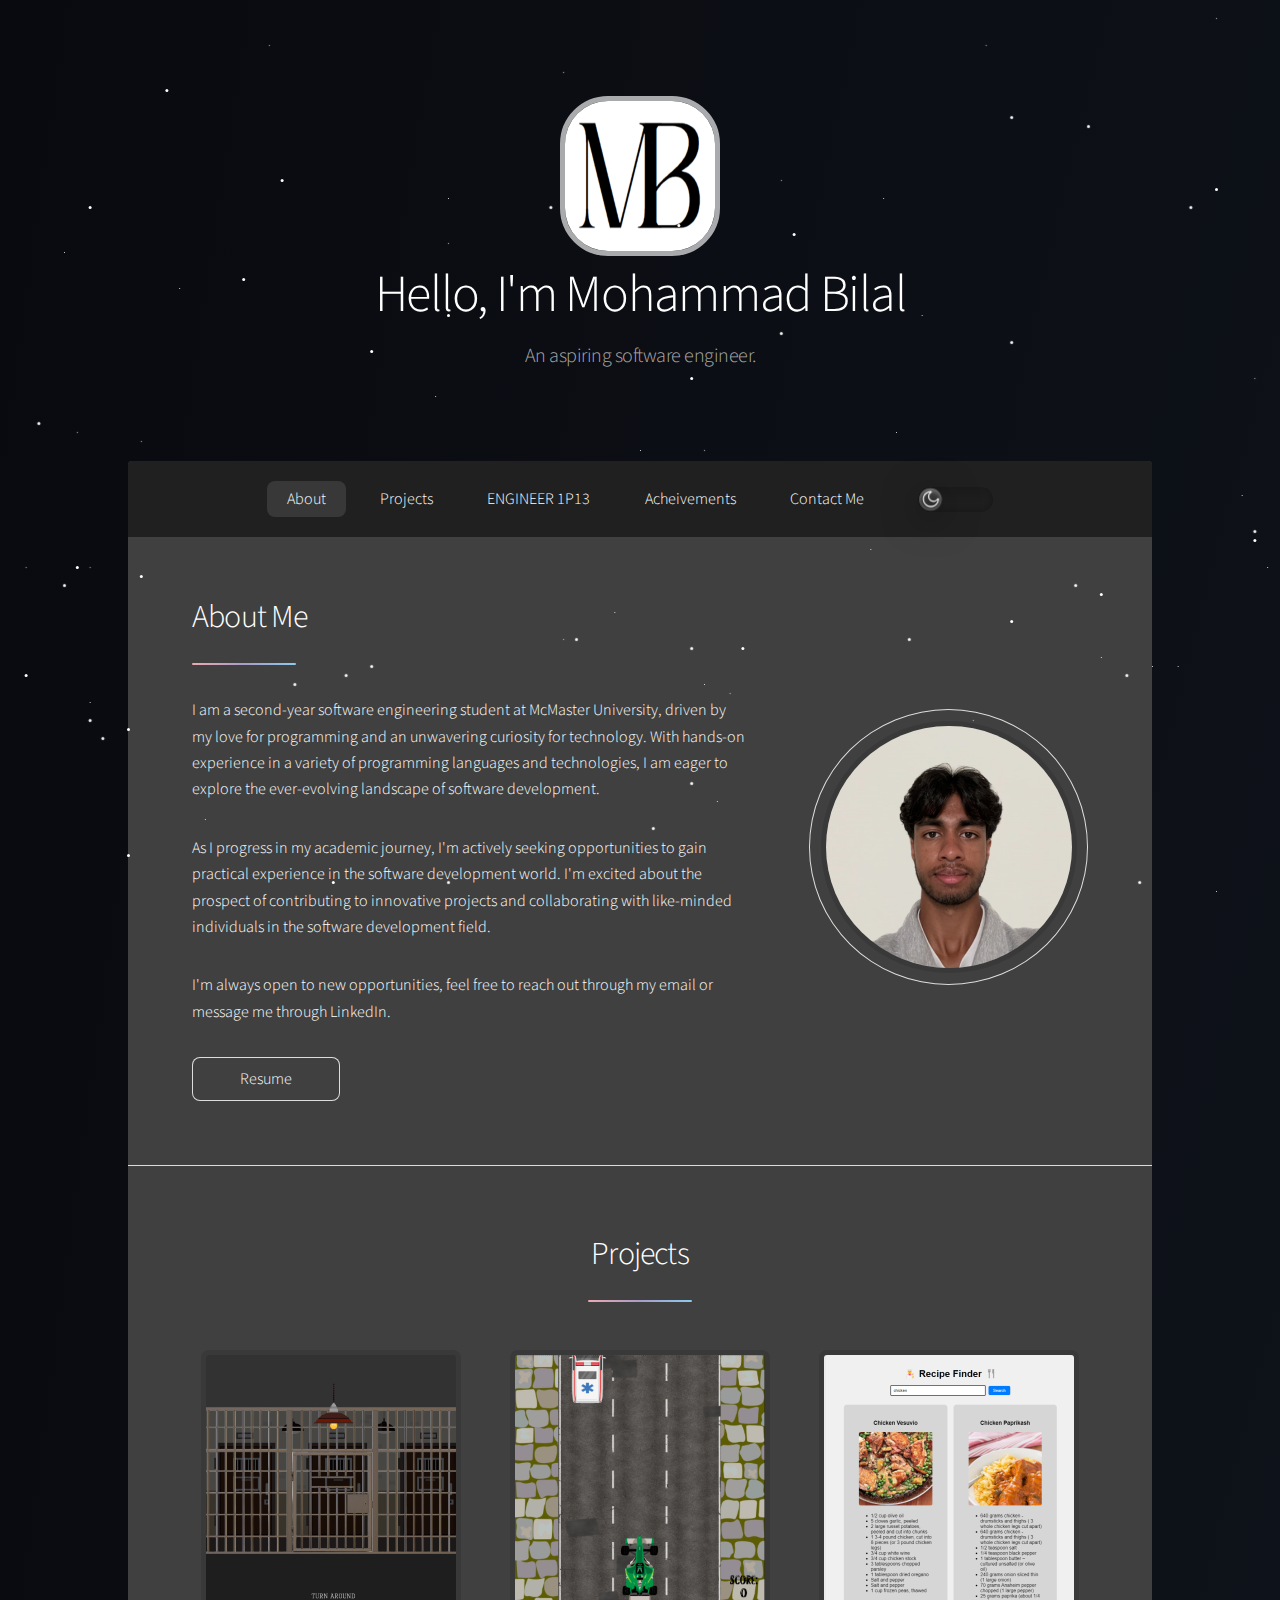
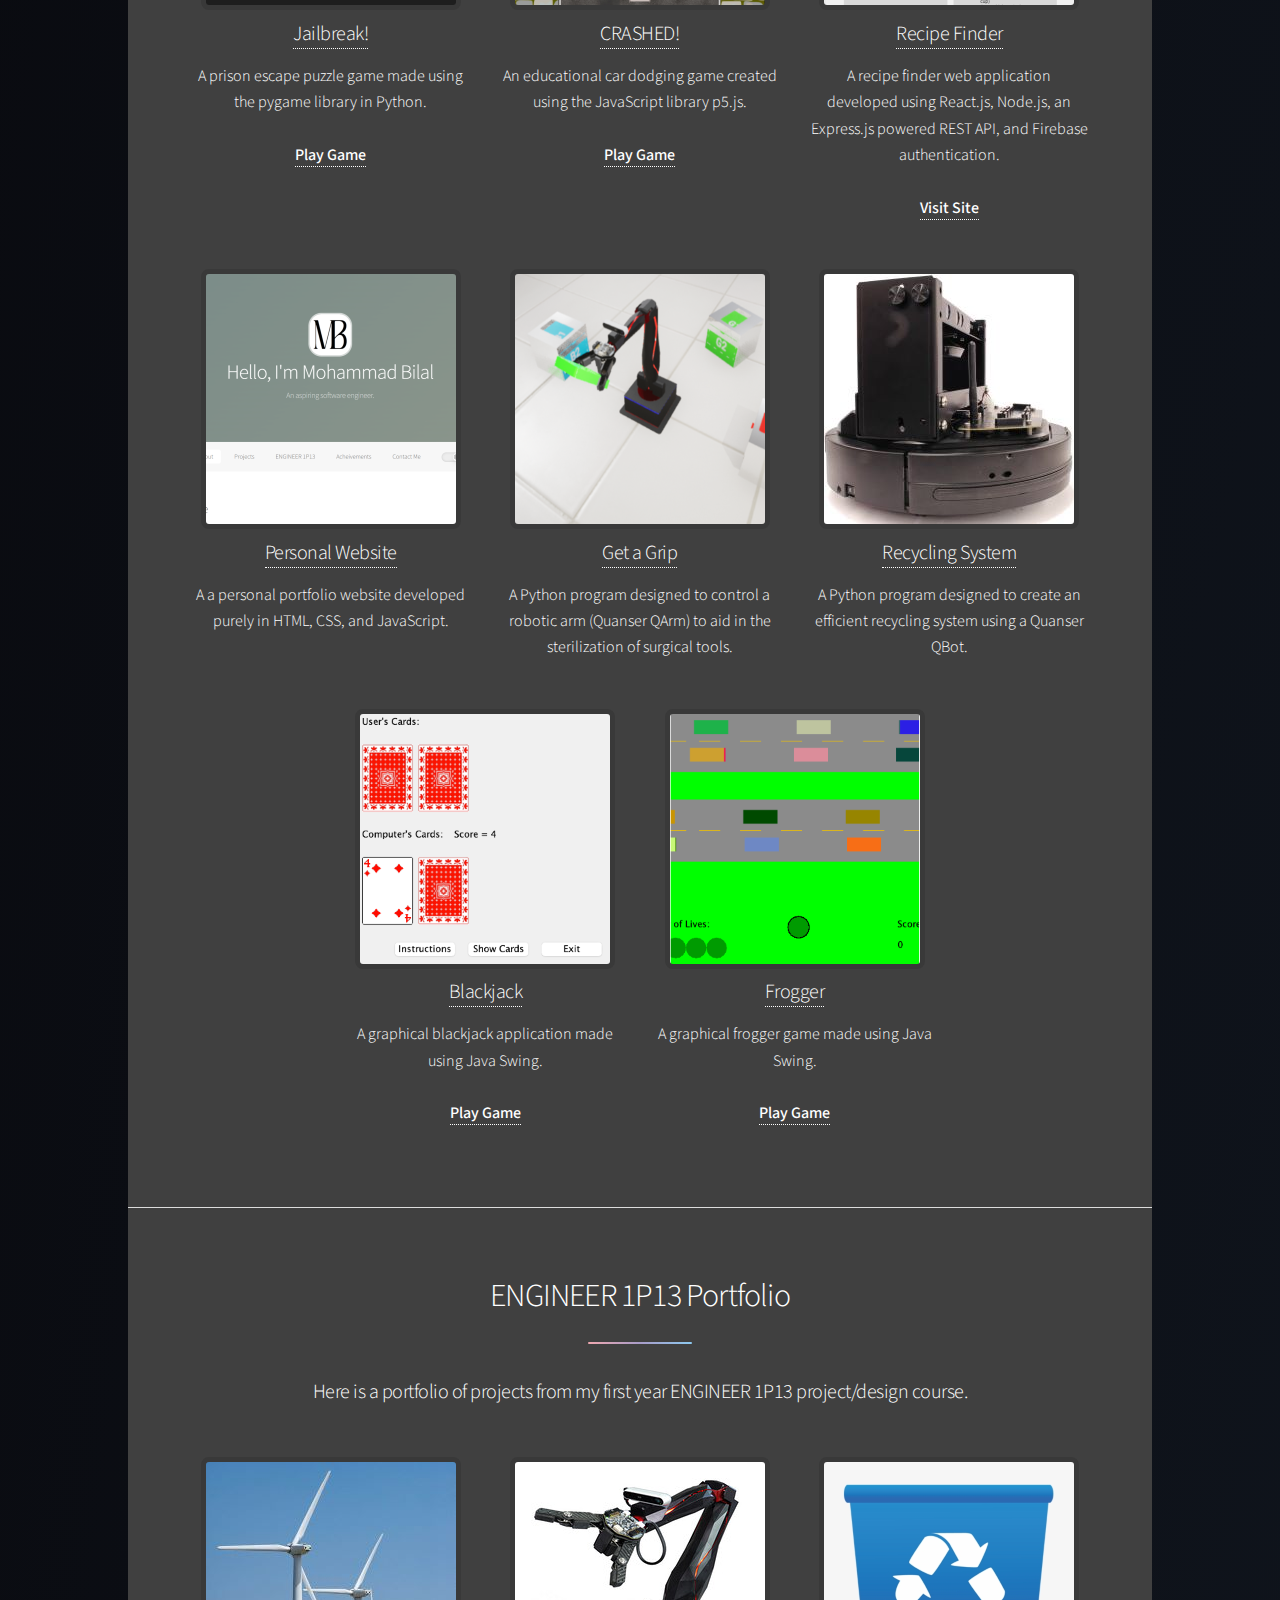
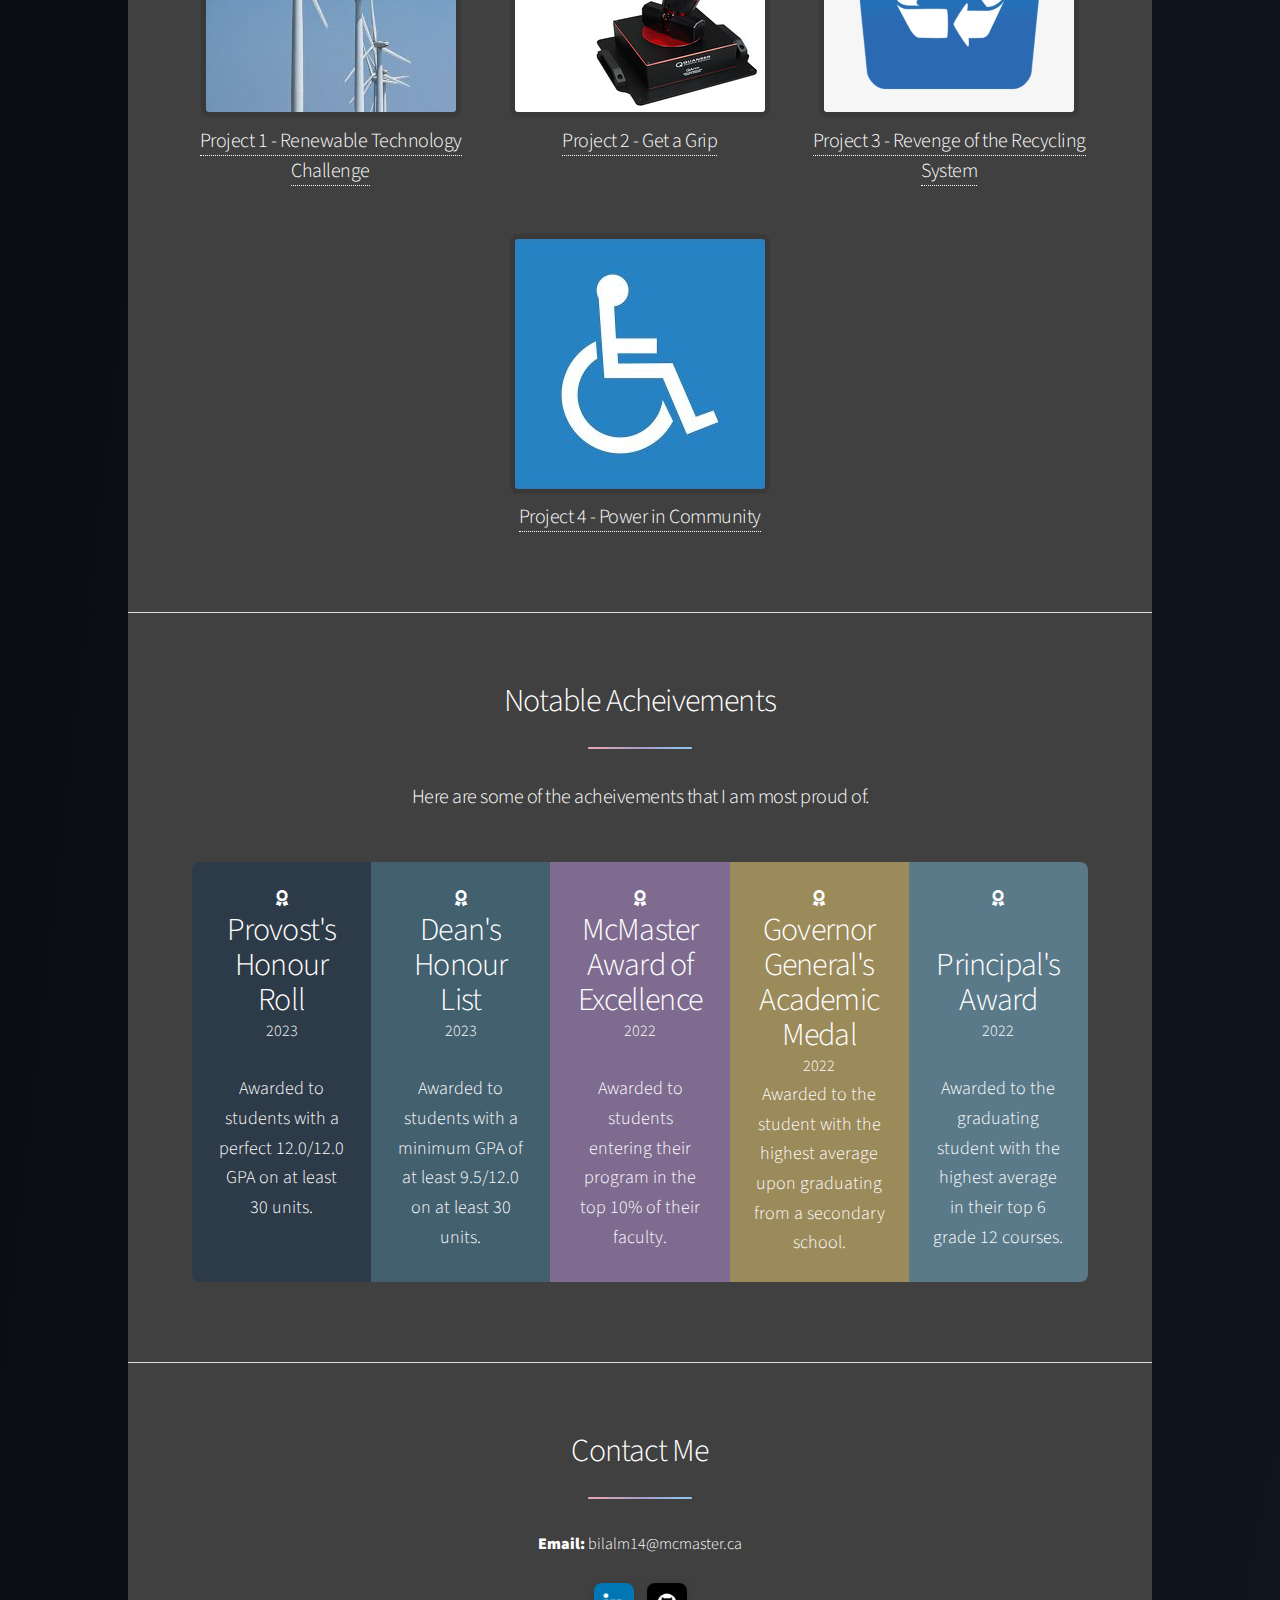
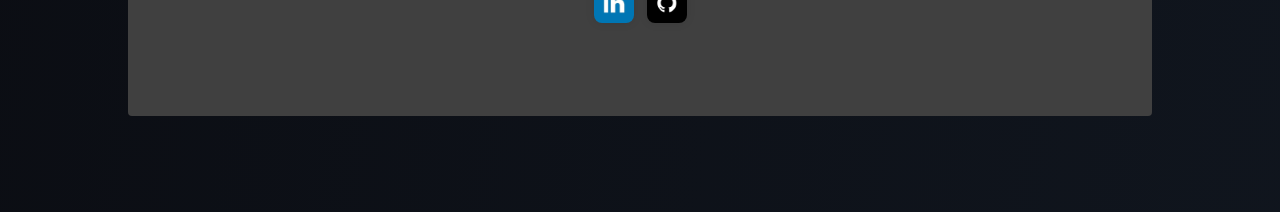
<file: index.html>
<!DOCTYPE HTML>
<html>
	<head>
		<link rel="icon" href = "images/initials.png"></link>
		<title>Mohammad Bilal</title>
		<meta charset="utf-8" />
		<meta name="viewport" content="width=device-width, initial-scale=1, user-scalable=no" />
		<link id="theme" rel="stylesheet" href="assets/css/main.css" />
		<noscript><link rel="stylesheet" href="assets/css/noscript.css" /></noscript>
	</head>
	<body>
		<div class="stars"></div>
		<!-- Wrapper -->
			<div id="wrapper">
				<!-- Header -->
					<header id="header" class="alt">
						<style>
							img{
								border-radius: 30%;
								border: 5px solid;
							}
						</style>
						<span class="img"><img src="images/initials.png" alt="" /></span>
						<h1>Hello, I'm Mohammad Bilal</h1>
						<p>An aspiring software engineer.</p>
					</header>

				<!-- Nav -->
					<nav id="nav">
						<ul>
							<li><a href="#intro" class="active">About</a></li>
							<li><a href="#projects">Projects</a></li>
							<li><a href="#1p13">ENGINEER 1P13</a></li>
							<li><a href="#acheivements">Acheivements</a></li>
							<li><a href="#contact">Contact Me</a></li>
							<li><b><div id="toggle">
								<i class="indicator">
									<svg class="moon" width="30px" height="30px" viewBox="0 0 24 24" fill="none" xmlns="http://www.w3.org/2000/svg">
										<g id="SVGRepo_bgCarrier" stroke-width="0"/>
										<g id="SVGRepo_tracerCarrier" stroke-linecap="round" stroke-linejoin="round"/>
										<g id="SVGRepo_iconCarrier"> <path fill-rule="evenodd" clip-rule="evenodd" d="M11.0174 2.80157C6.37072 3.29221 2.75 7.22328 2.75 12C2.75 17.1086 6.89137 21.25 12 21.25C16.7767 21.25 20.7078 17.6293 21.1984 12.9826C19.8717 14.6669 17.8126 15.75 15.5 15.75C11.4959 15.75 8.25 12.5041 8.25 8.5C8.25 6.18738 9.33315 4.1283 11.0174 2.80157ZM1.25 12C1.25 6.06294 6.06294 1.25 12 1.25C12.7166 1.25 13.0754 1.82126 13.1368 2.27627C13.196 2.71398 13.0342 3.27065 12.531 3.57467C10.8627 4.5828 9.75 6.41182 9.75 8.5C9.75 11.6756 12.3244 14.25 15.5 14.25C17.5882 14.25 19.4172 13.1373 20.4253 11.469C20.7293 10.9658 21.286 10.804 21.7237 10.8632C22.1787 10.9246 22.75 11.2834 22.75 12C22.75 17.9371 17.9371 22.75 12 22.75C6.06294 22.75 1.25 17.9371 1.25 12Z" fill="#ffffff"/> </g>
									</svg>
									<svg class = "sun" version="1.0" id="Layer_1" xmlns="http://www.w3.org/2000/svg" xmlns:xlink="http://www.w3.org/1999/xlink" 
										width="30px" height="30px" viewBox="0 0 64 64" enable-background="new 0 0 64 64" xml:space="preserve">
										<g>
											<path fill-rule="evenodd" clip-rule="evenodd" fill="#231F20" d="M32,14.002c-9.941,0-18,8.059-18,18s8.059,18,18,18
												s18-8.059,18-18S41.941,14.002,32,14.002z M32,48.002c-8.837,0-16-7.164-16-16s7.163-16,16-16s16,7.164,16,16
												S40.837,48.002,32,48.002z"/>
											<path fill-rule="evenodd" clip-rule="evenodd" fill="#231F20" d="M32,20.002c-0.553,0-1,0.447-1,1s0.447,1,1,1
												c5.522,0,10,4.477,10,10c0,0.553,0.447,1,1,1s1-0.447,1-1C44,25.375,38.627,20.002,32,20.002z"/>
											<path fill-rule="evenodd" clip-rule="evenodd" fill="#231F20" d="M63,31H53c-0.553,0-1,0.447-1,1s0.447,1,1,1h10
												c0.553,0,1-0.447,1-1S63.553,31,63,31z"/>
											<path fill-rule="evenodd" clip-rule="evenodd" fill="#231F20" d="M11.457,36.47l-3.863,1.035c-0.534,0.144-0.851,0.692-0.707,1.226
												c0.143,0.533,0.69,0.85,1.225,0.706l3.863-1.035c0.533-0.143,0.85-0.69,0.707-1.225C12.539,36.644,11.99,36.327,11.457,36.47z"/>
											<path fill-rule="evenodd" clip-rule="evenodd" fill="#231F20" d="M49.32,22c0.277,0.479,0.888,0.643,1.367,0.366l8.66-5
												c0.479-0.276,0.643-0.888,0.365-1.366c-0.275-0.479-0.887-0.642-1.365-0.365l-8.66,5C49.208,20.912,49.045,21.521,49.32,22z"/>
											<path fill-rule="evenodd" clip-rule="evenodd" fill="#231F20" d="M17.858,46.143c-0.39-0.391-1.023-0.389-1.414,0l-2.828,2.828
												c-0.391,0.391-0.39,1.025,0.001,1.415c0.39,0.391,1.022,0.39,1.413-0.001l2.828-2.828C18.249,47.168,18.249,46.534,17.858,46.143z"
												/>
											<path fill-rule="evenodd" clip-rule="evenodd" fill="#231F20" d="M42,14.68c0.479,0.276,1.09,0.113,1.367-0.366l5-8.66
												C48.644,5.175,48.48,4.563,48,4.287c-0.478-0.276-1.088-0.112-1.365,0.366l-4.999,8.661C41.358,13.793,41.522,14.403,42,14.68z"/>
											<path fill-rule="evenodd" clip-rule="evenodd" fill="#231F20" d="M26.824,51.318c-0.532-0.143-1.08,0.176-1.225,0.707l-1.035,3.863
												c-0.143,0.535,0.176,1.083,0.709,1.226c0.533,0.144,1.08-0.173,1.223-0.708l1.035-3.863C27.676,52.012,27.359,51.463,26.824,51.318
												z"/>
											<path fill-rule="evenodd" clip-rule="evenodd" fill="#231F20" d="M32,12c0.554,0,1.001-0.446,1.002-1V1c0-0.553-0.447-1-1.002-1
												c-0.551,0-0.998,0.447-0.999,1l0.001,10C31.002,11.553,31.449,12,32,12z"/>
											<path fill-rule="evenodd" clip-rule="evenodd" fill="#231F20" d="M38.402,52.025c-0.141-0.532-0.689-0.85-1.225-0.707
												c-0.533,0.143-0.848,0.692-0.707,1.225l1.035,3.863c0.144,0.535,0.693,0.85,1.227,0.707s0.849-0.689,0.705-1.225L38.402,52.025z"/>
											<path fill-rule="evenodd" clip-rule="evenodd" fill="#231F20" d="M20.637,14.312c0.275,0.479,0.887,0.643,1.363,0.367
												c0.48-0.277,0.645-0.887,0.368-1.367l-5-8.66C17.092,4.174,16.48,4.01,16,4.287c-0.477,0.275-0.641,0.887-0.365,1.365
												L20.637,14.312z"/>
											<path fill-rule="evenodd" clip-rule="evenodd" fill="#231F20" d="M47.558,46.142c-0.388-0.39-1.022-0.39-1.414,0
												c-0.391,0.39-0.388,1.024,0,1.414l2.828,2.828c0.392,0.392,1.025,0.389,1.415-0.001c0.391-0.39,0.391-1.021-0.001-1.413
												L47.558,46.142z"/>
											<path fill-rule="evenodd" clip-rule="evenodd" fill="#231F20" d="M4.654,17.365l8.662,4.999c0.477,0.276,1.088,0.113,1.363-0.364
												c0.277-0.479,0.115-1.09-0.364-1.367l-8.661-5C5.176,15.356,4.564,15.52,4.287,16C4.013,16.477,4.176,17.089,4.654,17.365z"/>
											<path fill-rule="evenodd" clip-rule="evenodd" fill="#231F20" d="M52.027,38.4l3.863,1.035c0.535,0.145,1.082-0.176,1.225-0.709
												c0.144-0.532-0.172-1.079-0.707-1.223l-3.863-1.035c-0.531-0.145-1.081,0.173-1.225,0.707C51.176,37.709,51.496,38.256,52.027,38.4
												z"/>
											<path fill-rule="evenodd" clip-rule="evenodd" fill="#231F20" d="M12,32c0.001-0.554-0.445-1-0.998-1.002L1,31
												c-0.552,0-1,0.445-1,1c0.001,0.551,0.448,1,1.001,1l10.001-0.002C11.553,32.998,12.001,32.552,12,32z"/>
											<path fill-rule="evenodd" clip-rule="evenodd" fill="#231F20" d="M52.545,27.529l3.863-1.035c0.535-0.143,0.85-0.693,0.706-1.227
												c-0.142-0.531-0.688-0.848-1.224-0.705l-3.863,1.035c-0.533,0.141-0.85,0.691-0.707,1.225
												C51.461,27.356,52.012,27.67,52.545,27.529z"/>
											<path fill-rule="evenodd" clip-rule="evenodd" fill="#231F20" d="M14.68,42c-0.275-0.48-0.886-0.644-1.365-0.368l-8.661,5.002
												C4.176,46.91,4.01,47.52,4.287,48c0.277,0.477,0.889,0.641,1.367,0.365l8.66-5.002C14.791,43.088,14.957,42.479,14.68,42z"/>
											<path fill-rule="evenodd" clip-rule="evenodd" fill="#231F20" d="M46.144,17.856c0.389,0.392,1.022,0.388,1.414,0l2.828-2.828
												c0.392-0.392,0.39-1.024-0.002-1.415c-0.388-0.39-1.021-0.391-1.412,0.001l-2.828,2.828C45.752,16.83,45.754,17.466,46.144,17.856z
												"/>
											<path fill-rule="evenodd" clip-rule="evenodd" fill="#231F20" d="M22,49.32c-0.479-0.277-1.088-0.113-1.365,0.364l-5,8.663
												c-0.275,0.478-0.115,1.088,0.365,1.365c0.479,0.274,1.09,0.11,1.367-0.367l4.998-8.662C22.641,50.207,22.48,49.597,22,49.32z"/>
											<path fill-rule="evenodd" clip-rule="evenodd" fill="#231F20" d="M37.178,12.68c0.531,0.145,1.078-0.176,1.225-0.707l1.035-3.863
												c0.143-0.535-0.176-1.083-0.709-1.225c-0.531-0.144-1.08,0.172-1.223,0.707l-1.035,3.863C36.324,11.986,36.645,12.536,37.178,12.68
												z"/>
											<path fill-rule="evenodd" clip-rule="evenodd" fill="#231F20" d="M32,52c-0.553-0.002-0.998,0.446-1,0.998l0.002,10.004
												C31.002,63.552,31.445,64,32,64c0.553,0,1-0.449,1.001-1l-0.003-10.002C32.998,52.447,32.555,52,32,52z"/>
											<path fill-rule="evenodd" clip-rule="evenodd" fill="#231F20" d="M25.6,11.973c0.139,0.533,0.691,0.85,1.225,0.707
												c0.532-0.141,0.846-0.691,0.707-1.225l-1.035-3.863c-0.145-0.535-0.693-0.851-1.227-0.706c-0.531,0.142-0.85,0.688-0.705,1.224
												L25.6,11.973z"/>
											<path fill-rule="evenodd" clip-rule="evenodd" fill="#231F20" d="M43.363,49.687c-0.275-0.478-0.883-0.644-1.363-0.365
												c-0.479,0.274-0.641,0.885-0.367,1.364l5.004,8.661c0.275,0.478,0.883,0.644,1.363,0.366c0.479-0.277,0.642-0.889,0.367-1.367
												L43.363,49.687z"/>
											<path fill-rule="evenodd" clip-rule="evenodd" fill="#231F20" d="M16.443,17.856c0.387,0.394,1.023,0.39,1.414,0
												c0.391-0.388,0.387-1.021,0-1.414l-2.828-2.828c-0.393-0.392-1.025-0.39-1.415,0.002c-0.39,0.388-0.392,1.021,0.001,1.412
												L16.443,17.856z"/>
											<path fill-rule="evenodd" clip-rule="evenodd" fill="#231F20" d="M59.348,46.633l-8.663-4.997
												c-0.478-0.276-1.087-0.116-1.363,0.366c-0.278,0.477-0.112,1.086,0.364,1.364l8.664,4.999c0.477,0.275,1.086,0.115,1.363-0.365
												C59.988,47.521,59.824,46.91,59.348,46.633z"/>
											<path fill-rule="evenodd" clip-rule="evenodd" fill="#231F20" d="M11.974,25.599L8.11,24.563c-0.536-0.144-1.083,0.175-1.225,0.708
												c-0.144,0.531,0.171,1.08,0.707,1.225l3.863,1.034c0.531,0.146,1.081-0.175,1.225-0.707C12.825,26.293,12.505,25.746,11.974,25.599
												z"/>
										</g>
									</svg>
								</i>
							</div>
							<script>
								const toggle = document.getElementById('toggle');
								var theme = document.getElementsByTagName('link')[1];
								toggle.onclick = function() {
									toggle.classList.toggle('active')
									if (theme.getAttribute('href') == 'assets/css/main.css') { 
										theme.setAttribute('href', 'assets/css/light.css'); 
									} else { 
										theme.setAttribute('href', 'assets/css/main.css'); 
									} 
								}
							</script></b></li>
					</nav>

				<!-- Main -->
					<div id="main">

						<!-- Introduction -->
							<section id="intro" class="main">
								<div class="spotlight">
									<div class="content">
										<header class="major">
											<h2>About Me</h2>
										</header>
										<p>I am a second-year software engineering student at McMaster University, driven by my love for programming and an unwavering curiosity for technology. With hands-on experience in a variety of programming languages and technologies, I am eager to explore the ever-evolving landscape of software development.</p>
										<p>As I progress in my academic journey, I'm actively seeking opportunities to gain practical experience in the software development world. I'm excited about the prospect of contributing to innovative projects and collaborating with like-minded individuals in the software development field.</p>
										<p>I'm always open to new opportunities, feel free to reach out through my email or message me through LinkedIn.</p>
										<ul class="actions">
											<li><a href="documents/resume.pdf" target = "_blank" class="button">Resume</a></li>
										</ul>
									</div>
									<span class="image"><img src="images/headshot.png" alt="" /></span>
								</div>
							</section>

<!-- 							
							<section id="skills" class="main">
								<div class="spotlight">
									<div class="content">
										<header class="major">
											<h2>Skills</h2>
										</header>
										<p>Here are some of my skills:</p>
										<p>💻 Programming Languages: Java, Python, C, JavaScript, HTML, Bash, Verilog
											<br/>⚙️ Tools & Platforms: Linux/Unix, Grafana, Autodesk Inventor, InfluxDB, MATLAB, Office 365, p5.js, Figma
											<br/>🛠️ Hardware: Arduino, 3D Printing</p>
									</div>
								</div>
							</section>
							 -->

						<!-- First Section -->
							<section id="projects" class="main special">
								<header class="major">
									<h2>Projects</h2>
								</header>
								<ul class="features">
									<li>
										<span class="image"><img src="images/jailbreak.png" alt="" /></span>
										<h3><a href= "https://github.com/BilalM04/Jailbreak" target = "_blank">Jailbreak!</a></h3>
										<p>A prison escape puzzle game made using the pygame library in Python.<br/><br/><span style = "font-weight:500"><a href="https://bilalm04.itch.io/jailbreak" target = "_blank">Play Game</a></span></p>
									</li>
									<li>
										<span class="image"><img src="images/crashed.png" alt="" /></span>
										<h3><a href= "https://github.com/BilalM04/CRASHED-OOP" target = "_blank">CRASHED!</a></h3>
										<p>An educational car dodging game created using the JavaScript library p5.js.<br/><br/><span style = "font-weight:500"><a href="https://bilalm04.itch.io/crashed" target = "_blank">Play Game</a></span></p>
									</li>
									<li>
										<span class="image"><img src="images/recipefinder.png" alt="" /></span>
										<h3><a href= "https://github.com/BilalM04/RecipeFinder" target = "_blank">Recipe Finder</a></h3>
										<p>A recipe finder web application developed using React.js, Node.js, an Express.js powered REST API, and Firebase authentication.<br/><br/><span style = "font-weight:500"><a href="https://recipe-finder3.netlify.app/" target = "_blank">Visit Site</a></span></p>
									</li>
									<li>
										<span class="image"><img src="images/personalwebsite.png" alt="" /></span>
										<h3><a href= "https://github.com/BilalM04/BilalM04.github.io" target = "_blank">Personal Website</a></h3>
										<p>A a personal portfolio website developed purely in HTML, CSS, and JavaScript.<br/><br/><span style = "font-weight:500"></span></p>
									</li>
									<li>
										<span class="image"><img src="images/qarm.png" alt="" /></span>
										<h3><a href= "https://github.com/BilalM04/1P13P2" target = "_blank">Get a Grip<br/></a></h3>
										<p>A Python program designed to control a robotic arm (Quanser QArm) to aid in the sterilization of surgical tools.</p>
									</li>
									<li>
										<span class="image"><img src="images/qbot.jpg" alt="" /></span>
										<h3><a>Recycling System<br/></a></h3>
										<p>A Python program designed to create an efficient recycling system using a Quanser QBot.</p>
									</li>
									<li>
										<span class="image"><img src="images/blackjack.png" alt="" /></span>
										<h3><a href= "https://github.com/BilalM04/BlackJack" target = "_blank">Blackjack</a></h3>
										<p>A graphical blackjack application made using Java Swing.<br/><br/><span style = "font-weight:500"><a href = "Black Jack.zip">Play Game</a></span></p>
									</li>
									<li>
										<span class="image"><img src="images/frogger.png" alt="" /></span>
										<h3><a href= "https://github.com/BilalM04/Frogger" target = "_blank">Frogger</a></h3>
										<p>A graphical frogger game made using Java Swing.<br/><br/><span style = "font-weight:500"><a href = "Frogger.zip">Play Game</a></span></p>
									</li>
								</ul>
								<footer class="major">
								</footer>
							</section>

						<!-- First Section -->
						<section id="1p13" class="main special">
							<header class="major">
								<h2>ENGINEER 1P13 Portfolio</h2>
								<p>Here is a portfolio of projects from my first year ENGINEER 1P13 project/design course.</p>
							</header>
							<ul class="features">
								<li>
									<span class="image"><img src="images/windmill.jpg" alt="" /></span>
									<h3><a href= "project1.html">Project 1 - Renewable Technology Challenge</a></h3>
								</li>
								<li>
									<span class="image"><img src="images/qarm.jpg" alt="" /></span>
									<h3><a href= "project2.html">Project 2 - Get a Grip</a></h3>
								</li>
								<li>
									<span class="image"><img src="images/recyclebin.png" alt="" /></span>
									<h3><a href= "https://jet-mozzarella-d09.notion.site/Project-3-Revenge-of-The-Recycling-System-7e5cf47e35c54a3da31665507e9583e0?pvs=4" target = "_blank">Project 3 - Revenge of the Recycling System</a></h3>
								</li>
								<li>
									<span class="image"><img src="images/disabled.jpg" alt="" /></span>
									<h3><a href= "https://jet-mozzarella-d09.notion.site/Project-4-Power-in-Community-50b3b9433a7e4e8e85c95c29400db90b?pvs=4" target = "_blank">Project 4 - Power in Community</a></h3>
								</li>
							</ul>
							<footer class="major">
							</footer>
						</section>

						<!-- Second Section -->
							<section id="acheivements" class="main special">
								<header class="major">
									<h2>Notable Acheivements</h2>
									<p>Here are some of the acheivements that I am most proud of.</p>
								</header>
								<ul class="statistics">
									<li class="style1">
										<span class="fas fa-award"></span>
										<strong><span style = "font-size: 5">Provost's Honour Roll</span></strong>2023<br/><span style = "font-size: large"><br/>Awarded to students with a perfect 12.0/12.0 GPA on at least 30 units.</span>
									</li>
									<li class="style2">
										<span class="fas fa-award"></span>
										<strong><span style = "font-size: 5">Dean's Honour List</span></strong>2023<br/><span style = "font-size: large"><br/>Awarded to students with a minimum GPA of at least 9.5/12.0 on at least 30 units.</span>
									</li>
									<li class="style3">
										<span class="fas fa-award"></span>
										<strong><span style = "font-size: 5">McMaster Award of Excellence</span></strong>2022<br/><span style = "font-size: large"><br/>Awarded to students entering their program in the top 10% of their faculty.</span>
									</li>
									<li class="style4">
										<span class="fas fa-award"></span>
										<strong><span style = "font-size: 5"></span>Governor General's Academic Medal</span></strong>2022<br/><span style = "font-size: large">Awarded to the student with the highest average upon graduating from a secondary school.</span>
									</li>
									<li class="style5">
										<span class="fas fa-award"></span>
										<strong><span style = "font-size: 5"><br/>Principal's Award</span></strong>2022<br/><span style = "font-size: large"><br/>Awarded to the graduating student with the highest average in their top 6 grade 12 courses.</span>
									</li>
									</li>
								</ul>
							</section>

						<!-- Get Started -->
							<section id="contact" class="main special">
								<header class="major">
									<h2>Contact Me</h2>
								
								<!--<dt><span style = "font-weight:900">Phone:</span> (416) 575-4131</dt>-->
								<dt><span style = "font-weight:900">Email:</span>	bilalm14@mcmaster.ca</dt>
								<!-- <dt><p style = "color: #404040">.</p></dt> -->
								<span class="image"><a href = "https://www.linkedin.com/in/mohammadbilal7/" target = "_blank"><img class="logoImage" src="images/linkedin.png" alt="" /></a></span>
								<span class="image"><a href = "https://github.com/BilalM04" target = "_blank"><img class="logoImage" src="images/github.png" alt="" /></a></span>
							</section>
					</div>

				<!-- Footer -->
					<footer id="footer">
						
					</footer>

			</div>

		<!-- Scripts -->
			<script src="assets/js/jquery.min.js"></script>
			<script src="assets/js/jquery.scrollex.min.js"></script>
			<script src="assets/js/jquery.scrolly.min.js"></script>
			<script src="assets/js/browser.min.js"></script>
			<script src="assets/js/breakpoints.min.js"></script>
			<script src="assets/js/util.js"></script>
			<script src="assets/js/main.js"></script>

	</body>
</html>
</file>
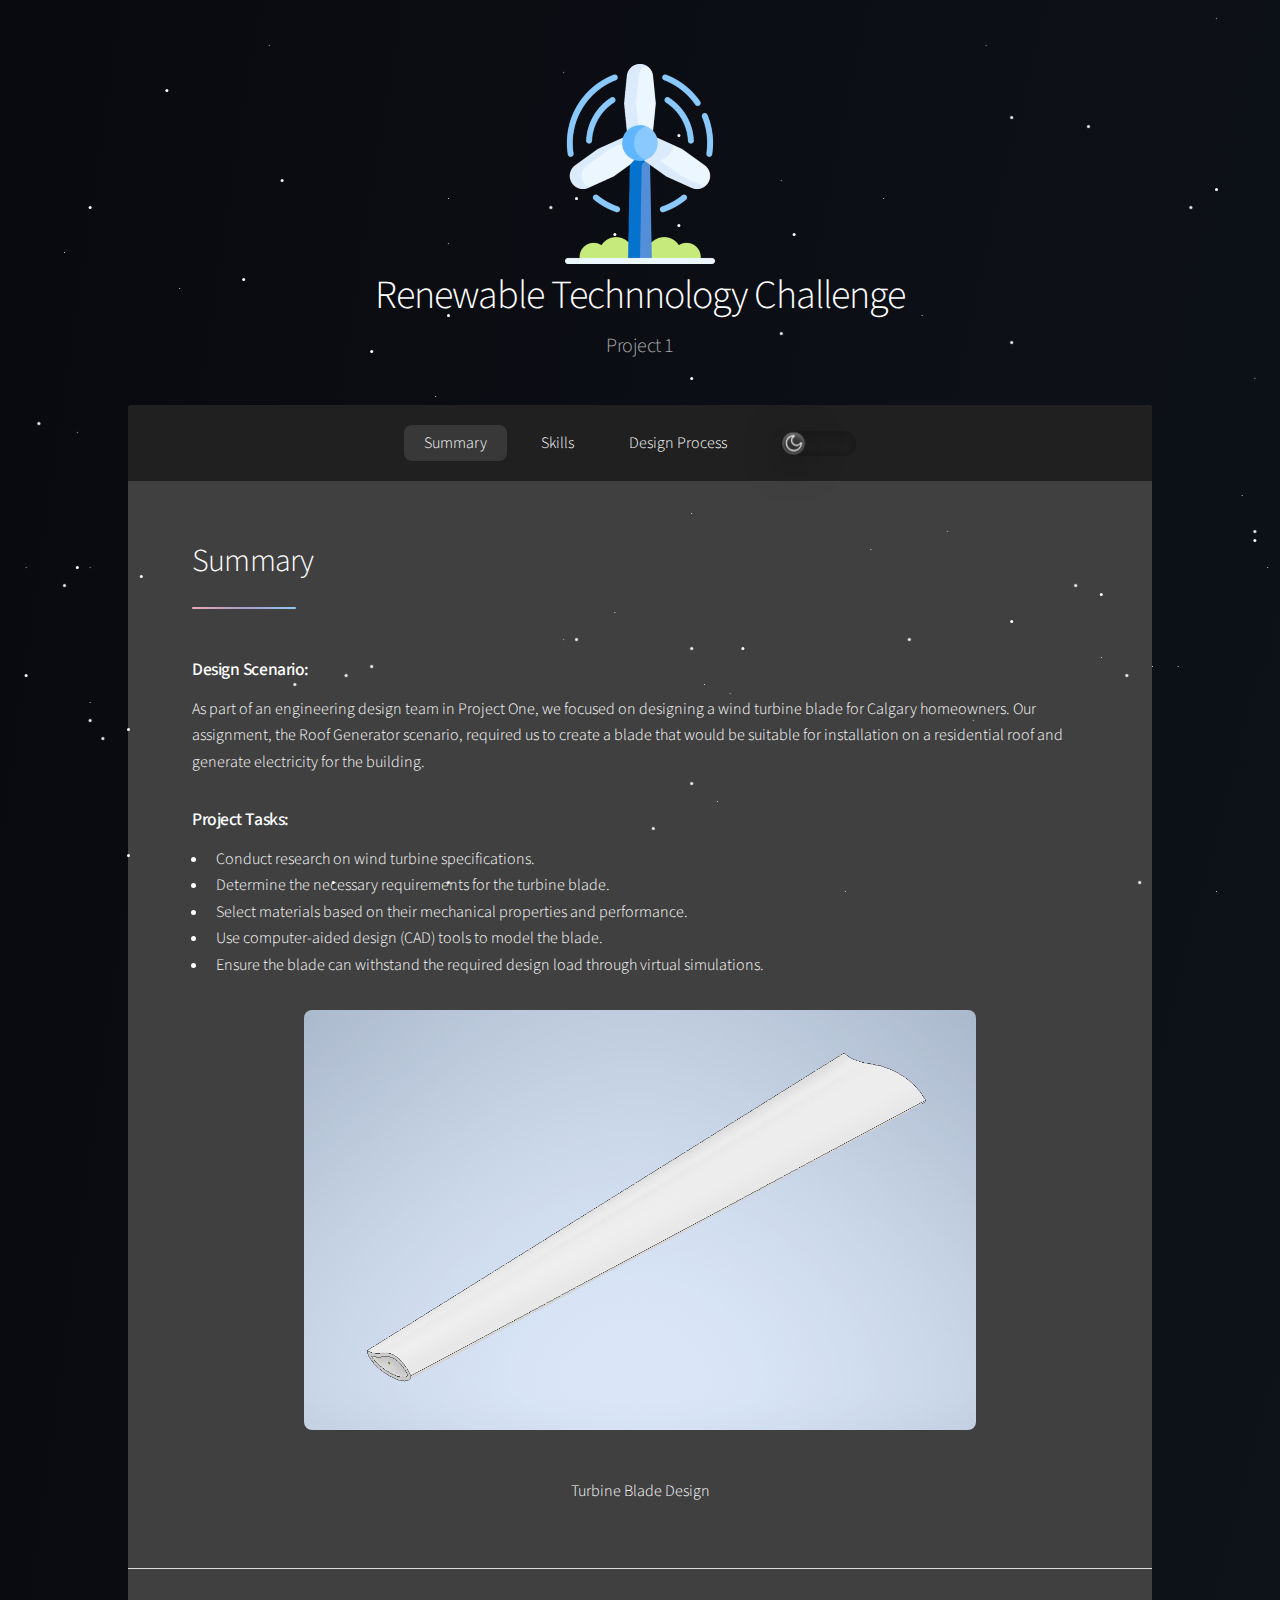
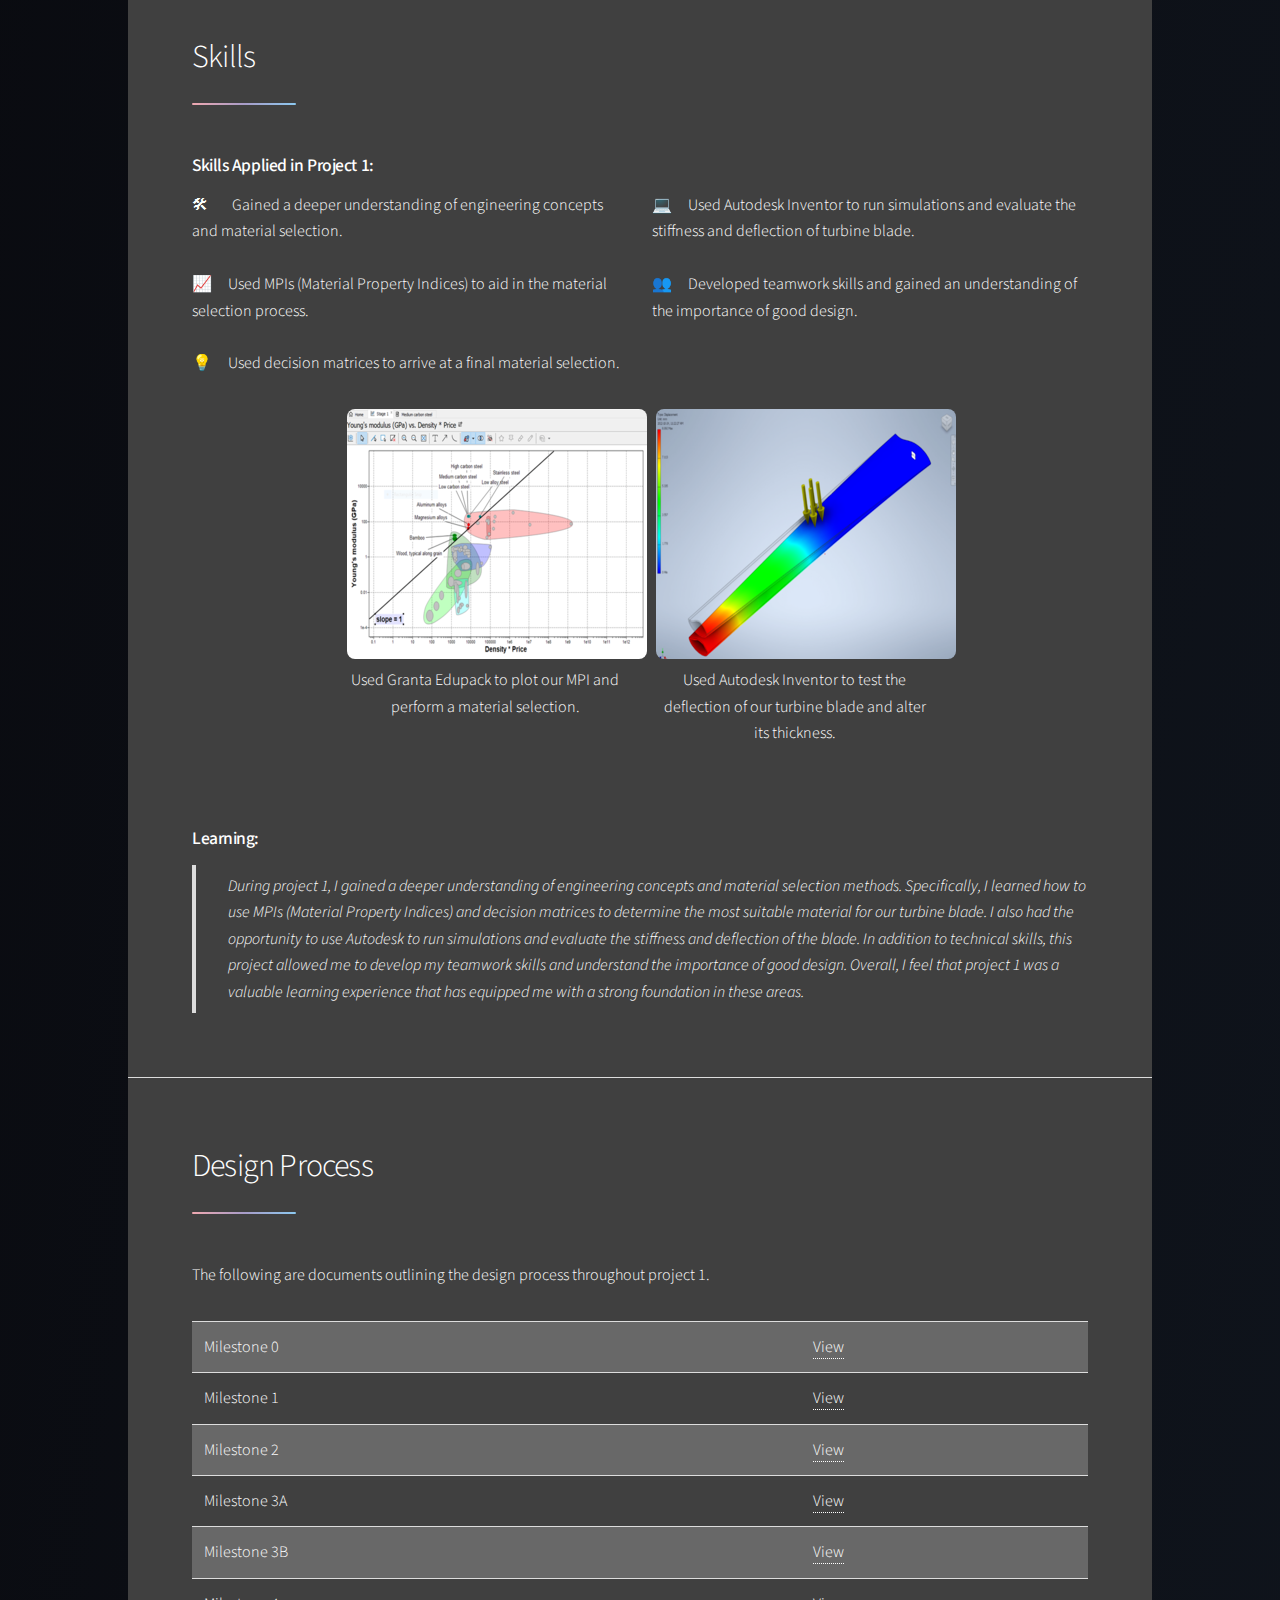
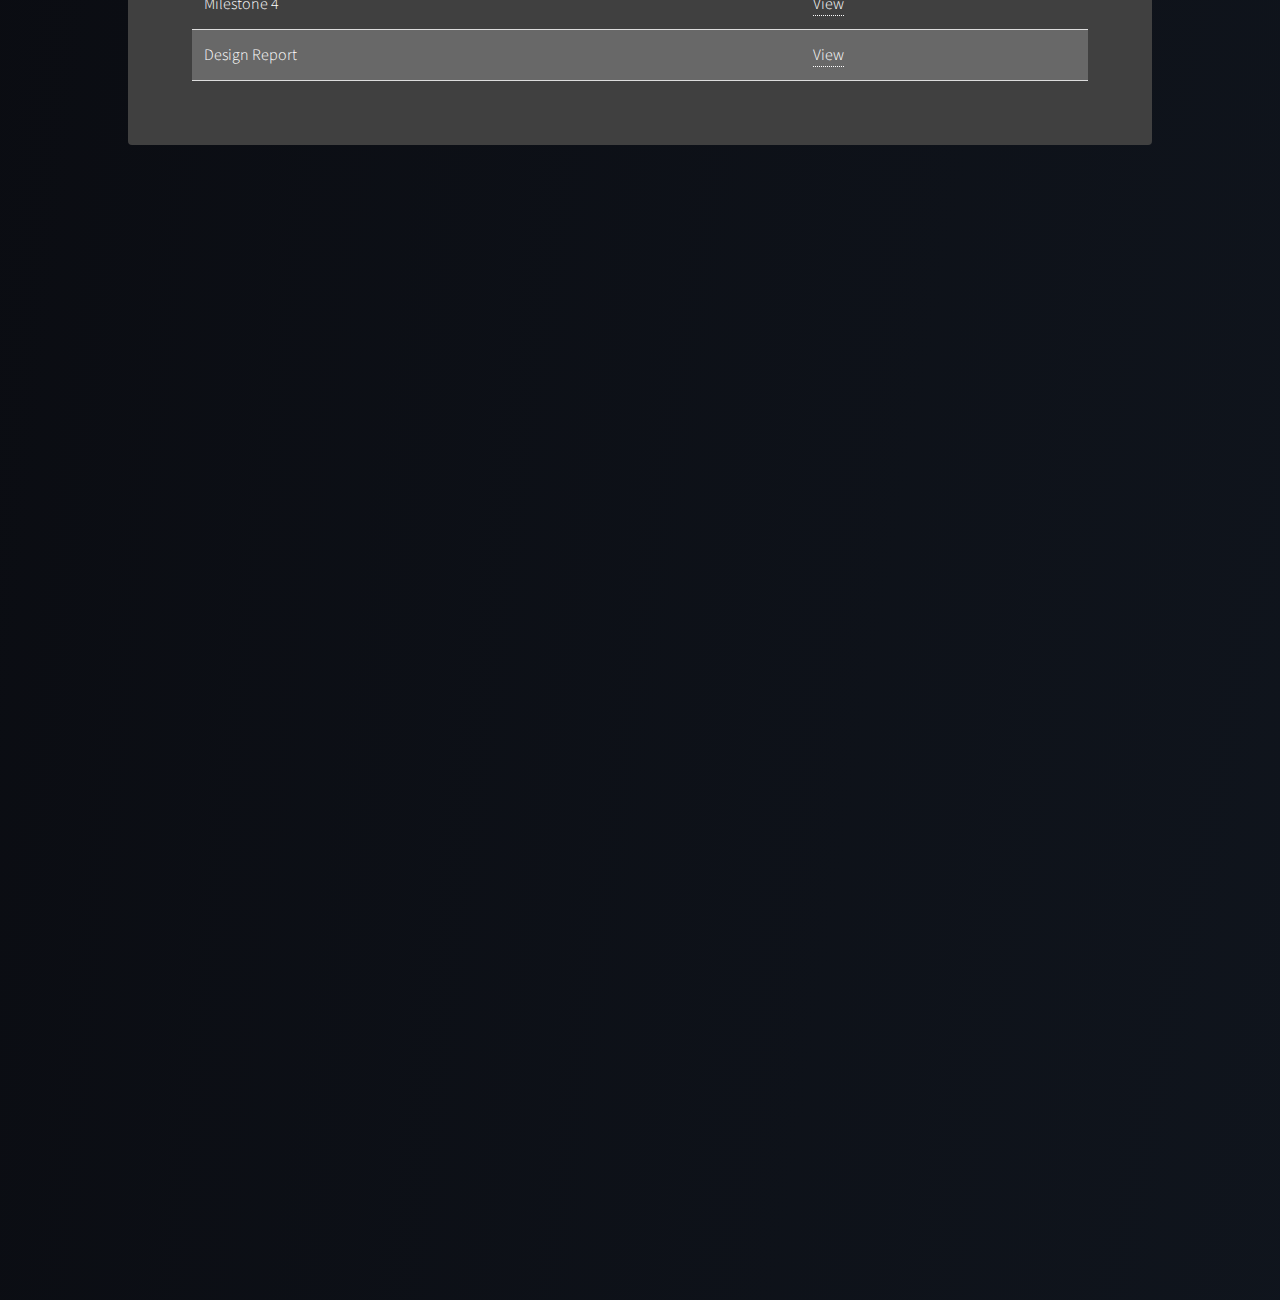
<file: project1.html>
<!DOCTYPE HTML>
<html>
	<head>
		<link rel="icon" href = "images/turbineicon.png"></link>
		<title>Project 1 - MB Personal Portfolio</title>
		<meta charset="utf-8" />
		<meta name="viewport" content="width=device-width, initial-scale=1, user-scalable=no" />
		<link rel="stylesheet" href="assets/css/main.css" />
		<noscript><link rel="stylesheet" href="assets/css/noscript.css" /></noscript>
	</head>
	<body class="is-preload">
		<div class="stars"></div>
		<!-- Wrapper -->
			<div id="wrapper">
				<!-- Header -->
					<header id="header">
						<span class="img"><img src="images/turbineicon.png" alt="" /></span>
						<h1>Renewable Technnology Challenge</h1>
						<p>Project 1</p>
					</header>

				<!-- Nav -->
				<nav id="nav">
					<ul>
						<li><a href="#summary" class="active">Summary</a></li>
						<li><a href="#skills">Skills</a></li>
						<li><a href="#design">Design Process</a></li>
						<li><b><div id="toggle">
							<i class="indicator">
								<svg class="moon" width="30px" height="30px" viewBox="0 0 24 24" fill="none" xmlns="http://www.w3.org/2000/svg">
									<g id="SVGRepo_bgCarrier" stroke-width="0"/>
									<g id="SVGRepo_tracerCarrier" stroke-linecap="round" stroke-linejoin="round"/>
									<g id="SVGRepo_iconCarrier"> <path fill-rule="evenodd" clip-rule="evenodd" d="M11.0174 2.80157C6.37072 3.29221 2.75 7.22328 2.75 12C2.75 17.1086 6.89137 21.25 12 21.25C16.7767 21.25 20.7078 17.6293 21.1984 12.9826C19.8717 14.6669 17.8126 15.75 15.5 15.75C11.4959 15.75 8.25 12.5041 8.25 8.5C8.25 6.18738 9.33315 4.1283 11.0174 2.80157ZM1.25 12C1.25 6.06294 6.06294 1.25 12 1.25C12.7166 1.25 13.0754 1.82126 13.1368 2.27627C13.196 2.71398 13.0342 3.27065 12.531 3.57467C10.8627 4.5828 9.75 6.41182 9.75 8.5C9.75 11.6756 12.3244 14.25 15.5 14.25C17.5882 14.25 19.4172 13.1373 20.4253 11.469C20.7293 10.9658 21.286 10.804 21.7237 10.8632C22.1787 10.9246 22.75 11.2834 22.75 12C22.75 17.9371 17.9371 22.75 12 22.75C6.06294 22.75 1.25 17.9371 1.25 12Z" fill="#ffffff"/> </g>
								</svg>
								<svg class = "sun" version="1.0" id="Layer_1" xmlns="http://www.w3.org/2000/svg" xmlns:xlink="http://www.w3.org/1999/xlink" 
									width="30px" height="30px" viewBox="0 0 64 64" enable-background="new 0 0 64 64" xml:space="preserve">
									<g>
										<path fill-rule="evenodd" clip-rule="evenodd" fill="#231F20" d="M32,14.002c-9.941,0-18,8.059-18,18s8.059,18,18,18
											s18-8.059,18-18S41.941,14.002,32,14.002z M32,48.002c-8.837,0-16-7.164-16-16s7.163-16,16-16s16,7.164,16,16
											S40.837,48.002,32,48.002z"/>
										<path fill-rule="evenodd" clip-rule="evenodd" fill="#231F20" d="M32,20.002c-0.553,0-1,0.447-1,1s0.447,1,1,1
											c5.522,0,10,4.477,10,10c0,0.553,0.447,1,1,1s1-0.447,1-1C44,25.375,38.627,20.002,32,20.002z"/>
										<path fill-rule="evenodd" clip-rule="evenodd" fill="#231F20" d="M63,31H53c-0.553,0-1,0.447-1,1s0.447,1,1,1h10
											c0.553,0,1-0.447,1-1S63.553,31,63,31z"/>
										<path fill-rule="evenodd" clip-rule="evenodd" fill="#231F20" d="M11.457,36.47l-3.863,1.035c-0.534,0.144-0.851,0.692-0.707,1.226
											c0.143,0.533,0.69,0.85,1.225,0.706l3.863-1.035c0.533-0.143,0.85-0.69,0.707-1.225C12.539,36.644,11.99,36.327,11.457,36.47z"/>
										<path fill-rule="evenodd" clip-rule="evenodd" fill="#231F20" d="M49.32,22c0.277,0.479,0.888,0.643,1.367,0.366l8.66-5
											c0.479-0.276,0.643-0.888,0.365-1.366c-0.275-0.479-0.887-0.642-1.365-0.365l-8.66,5C49.208,20.912,49.045,21.521,49.32,22z"/>
										<path fill-rule="evenodd" clip-rule="evenodd" fill="#231F20" d="M17.858,46.143c-0.39-0.391-1.023-0.389-1.414,0l-2.828,2.828
											c-0.391,0.391-0.39,1.025,0.001,1.415c0.39,0.391,1.022,0.39,1.413-0.001l2.828-2.828C18.249,47.168,18.249,46.534,17.858,46.143z"
											/>
										<path fill-rule="evenodd" clip-rule="evenodd" fill="#231F20" d="M42,14.68c0.479,0.276,1.09,0.113,1.367-0.366l5-8.66
											C48.644,5.175,48.48,4.563,48,4.287c-0.478-0.276-1.088-0.112-1.365,0.366l-4.999,8.661C41.358,13.793,41.522,14.403,42,14.68z"/>
										<path fill-rule="evenodd" clip-rule="evenodd" fill="#231F20" d="M26.824,51.318c-0.532-0.143-1.08,0.176-1.225,0.707l-1.035,3.863
											c-0.143,0.535,0.176,1.083,0.709,1.226c0.533,0.144,1.08-0.173,1.223-0.708l1.035-3.863C27.676,52.012,27.359,51.463,26.824,51.318
											z"/>
										<path fill-rule="evenodd" clip-rule="evenodd" fill="#231F20" d="M32,12c0.554,0,1.001-0.446,1.002-1V1c0-0.553-0.447-1-1.002-1
											c-0.551,0-0.998,0.447-0.999,1l0.001,10C31.002,11.553,31.449,12,32,12z"/>
										<path fill-rule="evenodd" clip-rule="evenodd" fill="#231F20" d="M38.402,52.025c-0.141-0.532-0.689-0.85-1.225-0.707
											c-0.533,0.143-0.848,0.692-0.707,1.225l1.035,3.863c0.144,0.535,0.693,0.85,1.227,0.707s0.849-0.689,0.705-1.225L38.402,52.025z"/>
										<path fill-rule="evenodd" clip-rule="evenodd" fill="#231F20" d="M20.637,14.312c0.275,0.479,0.887,0.643,1.363,0.367
											c0.48-0.277,0.645-0.887,0.368-1.367l-5-8.66C17.092,4.174,16.48,4.01,16,4.287c-0.477,0.275-0.641,0.887-0.365,1.365
											L20.637,14.312z"/>
										<path fill-rule="evenodd" clip-rule="evenodd" fill="#231F20" d="M47.558,46.142c-0.388-0.39-1.022-0.39-1.414,0
											c-0.391,0.39-0.388,1.024,0,1.414l2.828,2.828c0.392,0.392,1.025,0.389,1.415-0.001c0.391-0.39,0.391-1.021-0.001-1.413
											L47.558,46.142z"/>
										<path fill-rule="evenodd" clip-rule="evenodd" fill="#231F20" d="M4.654,17.365l8.662,4.999c0.477,0.276,1.088,0.113,1.363-0.364
											c0.277-0.479,0.115-1.09-0.364-1.367l-8.661-5C5.176,15.356,4.564,15.52,4.287,16C4.013,16.477,4.176,17.089,4.654,17.365z"/>
										<path fill-rule="evenodd" clip-rule="evenodd" fill="#231F20" d="M52.027,38.4l3.863,1.035c0.535,0.145,1.082-0.176,1.225-0.709
											c0.144-0.532-0.172-1.079-0.707-1.223l-3.863-1.035c-0.531-0.145-1.081,0.173-1.225,0.707C51.176,37.709,51.496,38.256,52.027,38.4
											z"/>
										<path fill-rule="evenodd" clip-rule="evenodd" fill="#231F20" d="M12,32c0.001-0.554-0.445-1-0.998-1.002L1,31
											c-0.552,0-1,0.445-1,1c0.001,0.551,0.448,1,1.001,1l10.001-0.002C11.553,32.998,12.001,32.552,12,32z"/>
										<path fill-rule="evenodd" clip-rule="evenodd" fill="#231F20" d="M52.545,27.529l3.863-1.035c0.535-0.143,0.85-0.693,0.706-1.227
											c-0.142-0.531-0.688-0.848-1.224-0.705l-3.863,1.035c-0.533,0.141-0.85,0.691-0.707,1.225
											C51.461,27.356,52.012,27.67,52.545,27.529z"/>
										<path fill-rule="evenodd" clip-rule="evenodd" fill="#231F20" d="M14.68,42c-0.275-0.48-0.886-0.644-1.365-0.368l-8.661,5.002
											C4.176,46.91,4.01,47.52,4.287,48c0.277,0.477,0.889,0.641,1.367,0.365l8.66-5.002C14.791,43.088,14.957,42.479,14.68,42z"/>
										<path fill-rule="evenodd" clip-rule="evenodd" fill="#231F20" d="M46.144,17.856c0.389,0.392,1.022,0.388,1.414,0l2.828-2.828
											c0.392-0.392,0.39-1.024-0.002-1.415c-0.388-0.39-1.021-0.391-1.412,0.001l-2.828,2.828C45.752,16.83,45.754,17.466,46.144,17.856z
											"/>
										<path fill-rule="evenodd" clip-rule="evenodd" fill="#231F20" d="M22,49.32c-0.479-0.277-1.088-0.113-1.365,0.364l-5,8.663
											c-0.275,0.478-0.115,1.088,0.365,1.365c0.479,0.274,1.09,0.11,1.367-0.367l4.998-8.662C22.641,50.207,22.48,49.597,22,49.32z"/>
										<path fill-rule="evenodd" clip-rule="evenodd" fill="#231F20" d="M37.178,12.68c0.531,0.145,1.078-0.176,1.225-0.707l1.035-3.863
											c0.143-0.535-0.176-1.083-0.709-1.225c-0.531-0.144-1.08,0.172-1.223,0.707l-1.035,3.863C36.324,11.986,36.645,12.536,37.178,12.68
											z"/>
										<path fill-rule="evenodd" clip-rule="evenodd" fill="#231F20" d="M32,52c-0.553-0.002-0.998,0.446-1,0.998l0.002,10.004
											C31.002,63.552,31.445,64,32,64c0.553,0,1-0.449,1.001-1l-0.003-10.002C32.998,52.447,32.555,52,32,52z"/>
										<path fill-rule="evenodd" clip-rule="evenodd" fill="#231F20" d="M25.6,11.973c0.139,0.533,0.691,0.85,1.225,0.707
											c0.532-0.141,0.846-0.691,0.707-1.225l-1.035-3.863c-0.145-0.535-0.693-0.851-1.227-0.706c-0.531,0.142-0.85,0.688-0.705,1.224
											L25.6,11.973z"/>
										<path fill-rule="evenodd" clip-rule="evenodd" fill="#231F20" d="M43.363,49.687c-0.275-0.478-0.883-0.644-1.363-0.365
											c-0.479,0.274-0.641,0.885-0.367,1.364l5.004,8.661c0.275,0.478,0.883,0.644,1.363,0.366c0.479-0.277,0.642-0.889,0.367-1.367
											L43.363,49.687z"/>
										<path fill-rule="evenodd" clip-rule="evenodd" fill="#231F20" d="M16.443,17.856c0.387,0.394,1.023,0.39,1.414,0
											c0.391-0.388,0.387-1.021,0-1.414l-2.828-2.828c-0.393-0.392-1.025-0.39-1.415,0.002c-0.39,0.388-0.392,1.021,0.001,1.412
											L16.443,17.856z"/>
										<path fill-rule="evenodd" clip-rule="evenodd" fill="#231F20" d="M59.348,46.633l-8.663-4.997
											c-0.478-0.276-1.087-0.116-1.363,0.366c-0.278,0.477-0.112,1.086,0.364,1.364l8.664,4.999c0.477,0.275,1.086,0.115,1.363-0.365
											C59.988,47.521,59.824,46.91,59.348,46.633z"/>
										<path fill-rule="evenodd" clip-rule="evenodd" fill="#231F20" d="M11.974,25.599L8.11,24.563c-0.536-0.144-1.083,0.175-1.225,0.708
											c-0.144,0.531,0.171,1.08,0.707,1.225l3.863,1.034c0.531,0.146,1.081-0.175,1.225-0.707C12.825,26.293,12.505,25.746,11.974,25.599
											z"/>
									</g>
								</svg>
							</i>
						</div>
						<script>
							const toggle = document.getElementById('toggle');
							var theme = document.getElementsByTagName('link')[1];
							toggle.onclick = function() {
								toggle.classList.toggle('active')
								if (theme.getAttribute('href') == 'assets/css/main.css') { 
									theme.setAttribute('href', 'assets/css/light.css'); 
								} else { 
									theme.setAttribute('href', 'assets/css/main.css'); 
								} 
							}
						</script></b></li>
					</ul>
				</nav>

				<!-- Main -->
					<div id="main">
						<!-- Summary -->
						<section id="summary" class="main">
								<div class="content">
									<header class="major">
										<h2>Summary</h2>
									</header>
									<h4><span style ="font-weight: 500">Design Scenario:</span></h4>
									<p>As part of an engineering design team in Project One, we focused on designing a wind turbine blade for Calgary homeowners. Our assignment, the Roof Generator scenario, required us to create a blade that would be suitable for installation on a residential roof and generate electricity for the building.</p>
									<h4><span style ="font-weight: 500">Project Tasks:</span></h4>
									<ul>
										<li>Conduct research on wind turbine specifications.</li>
										<li>Determine the necessary requirements for the turbine blade.</li>
										<li>Select materials based on their mechanical properties and performance.</li>
										<li>Use computer-aided design (CAD) tools to model the blade.</li>
										<li>Ensure the blade can withstand the required design load through virtual simulations.</li>
									</ul>
									<span class="image mod"><img src="images/turbineblade.png" alt="" class = "center"/></span>
									<span style = "text-align: center; font-size: medium;"><p>Turbine Blade Design</p></span>
								</div>
						</section>
					<!-- Summary -->
					<section id="skills" class="main">
							<header class="major">
								<h2>Skills</h2>
							</header>
							<h4><span style ="font-weight: 500">Skills Applied in Project 1:</span></h4>
							<div class="row">
								<div class="col-6 col-12-medium">
									<p>&#x1F6E0;&emsp;&ensp;Gained a deeper understanding of engineering concepts and material selection.<br><br>&#x1F4C8;&emsp;Used MPIs (Material Property Indices) to aid in the material selection process.<br><br>&#x1F4A1;&emsp;Used decision matrices to arrive at a final material selection.</p>
								</div>
								<div class="col-6 col-12-medium">
									<p>&#x1F4BB;&emsp;Used Autodesk Inventor to run simulations and evaluate the stiffness and deflection of turbine blade.<br><br>&#x1F465;&emsp;Developed teamwork skills and gained an understanding of the importance of good design.</p>
								</div>
							</div>
							<section class="main special">
								<ul class="features">
									<li>
										<span class="image"><img src="images/granta.png" alt="" /></span>
										<span style = "font-size: medium;"><p>Used Granta Edupack to plot our MPI and perform a material selection.</p></span>
									</li>
									<li>
										<span class="image"><img src="images/sim.png" alt="" /></span>
										<span style = "font-size: medium;"><p>Used Autodesk Inventor to test the deflection of our turbine blade and alter its thickness.</p></span>
									</li>
								</ul>
							</section>
							<h4><span style ="font-weight: 500">Learning:</span></h4>
							<blockquote>During project 1, I gained a deeper understanding of engineering concepts and material selection methods. Specifically, I learned how to use MPIs (Material Property Indices) and decision matrices to determine the most suitable material for our turbine blade. I also had the opportunity to use Autodesk to run simulations and evaluate the stiffness and deflection of the blade. In addition to technical skills, this project allowed me to develop my teamwork skills and understand the importance of good design. Overall, I feel that project 1 was a valuable learning experience that has equipped me with a strong foundation in these areas.</blockquote>

					</section>
					<section id="design" class="main">
						<header class="major">
							<h2>Design Process</h2>
						</header>
						<p>The following are documents outlining the design process throughout project 1.</p>
									<div class="table-wrapper">
										<table>

											<tbody>
												<tr>
													<td>Milestone 0</td>
													<td><a href = "documents/project 1/Milestone0.pdf" target = "_blank">View</a></td>
												</tr>
												<tr>
													<td>Milestone 1</td>
													<td><a href = "documents/project 1/Milestone1.pdf" target = "_blank">View</a></td>
												</tr>
												<tr>
													<td>Milestone 2</td>
													<td><a href = "documents/project 1/Milestone2.pdf" target = "_blank">View</a></td>
												</tr>
												<tr>
													<td>Milestone 3A</td>
													<td><a href = "documents/project 1/Milestone3A.pdf" target = "_blank">View</a></td>
												</tr>
												<tr>
													<td>Milestone 3B</td>
													<td><a href = "documents/project 1/Milestone3B.pdf" target = "_blank">View</a></td>
												</tr>
												<tr>
													<td>Milestone 4</td>
													<td><a href = "documents/project 1/Milestone4.pdf" target = "_blank">View</a></td>
												</tr>
												<tr>
													<td>Design Report</td>
													<td><a href = "documents/project 1/DesignReport.pdf" target = "_blank">View</a></td>
												</tr>
											</tbody>
										</table>
									</div>
	
				</section>
					</div>

				<!-- Footer -->
					<footer id="footer">
					</footer>

			</div>


		<!-- Scripts -->
			<script src="assets/js/jquery.min.js"></script>
			<script src="assets/js/jquery.scrollex.min.js"></script>
			<script src="assets/js/jquery.scrolly.min.js"></script>
			<script src="assets/js/browser.min.js"></script>
			<script src="assets/js/breakpoints.min.js"></script>
			<script src="assets/js/util.js"></script>
			<script src="assets/js/main.js"></script>

	</body>
</html>
</file>
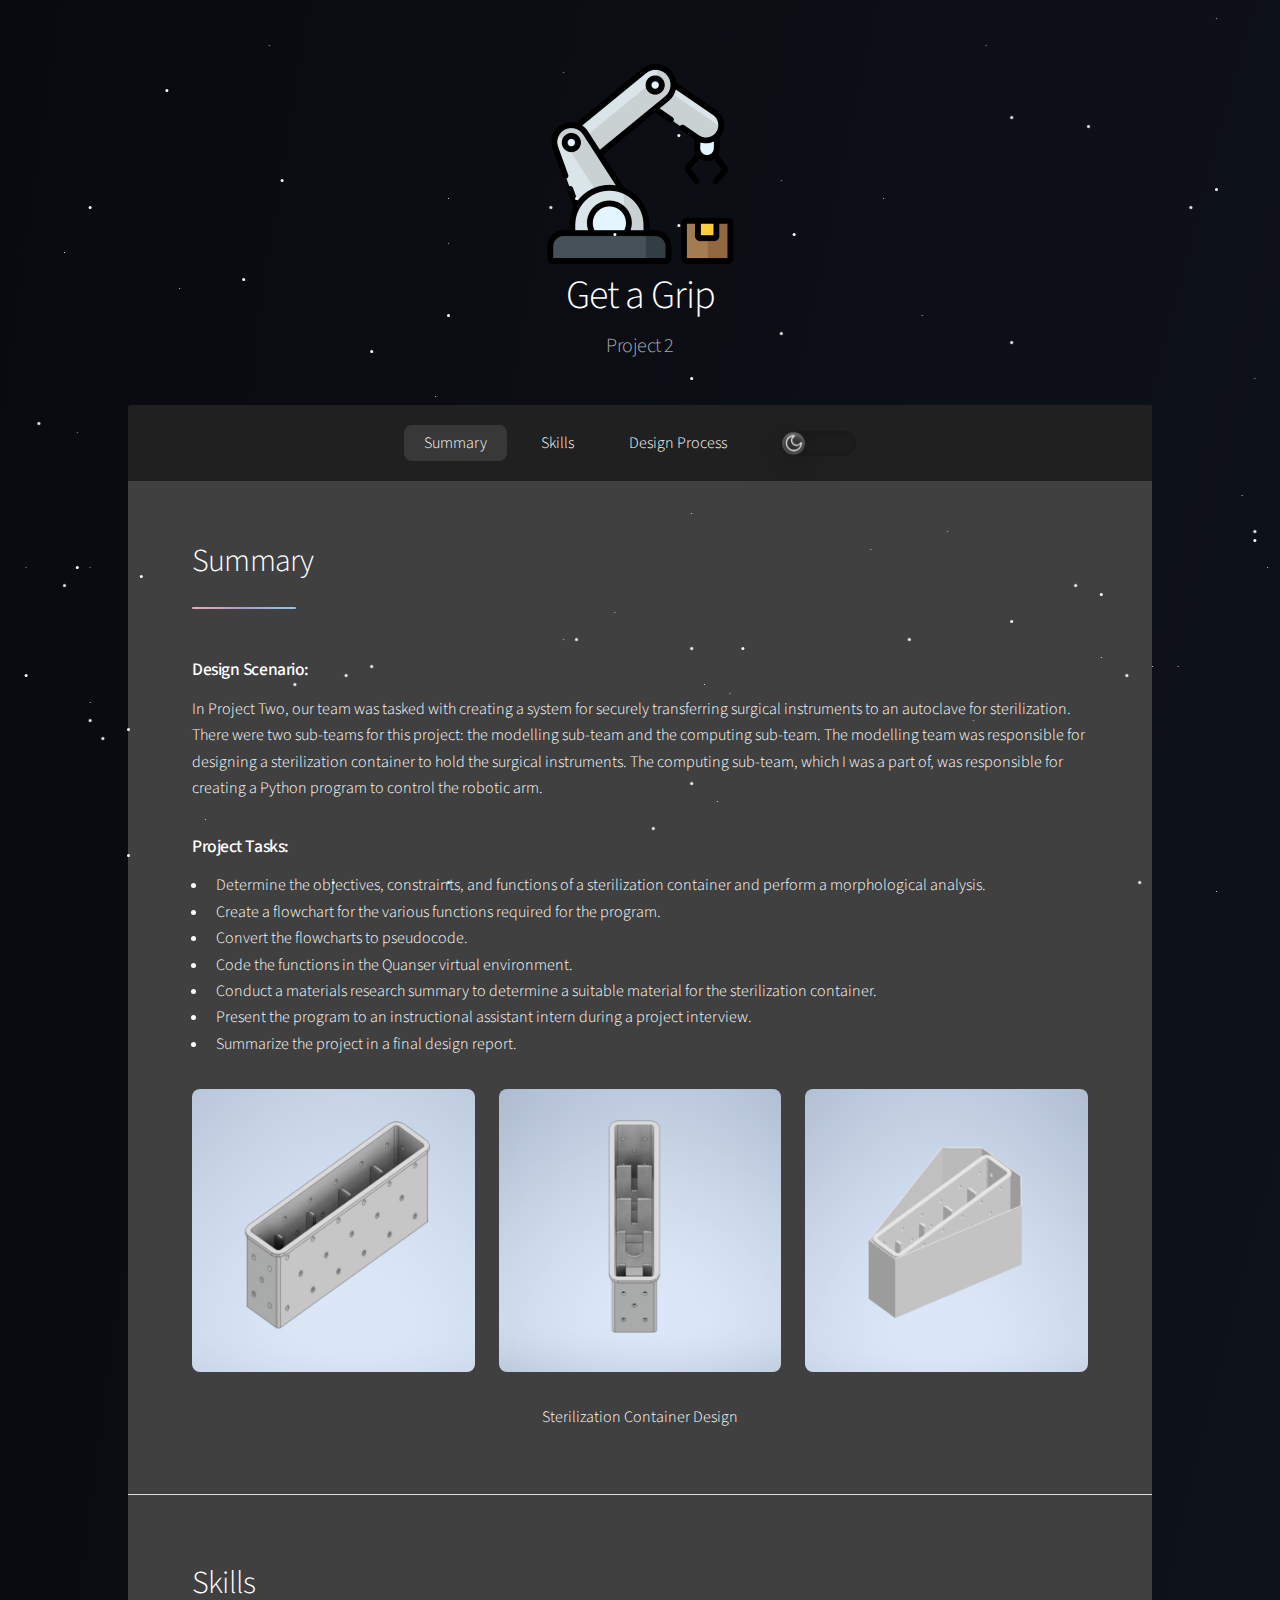
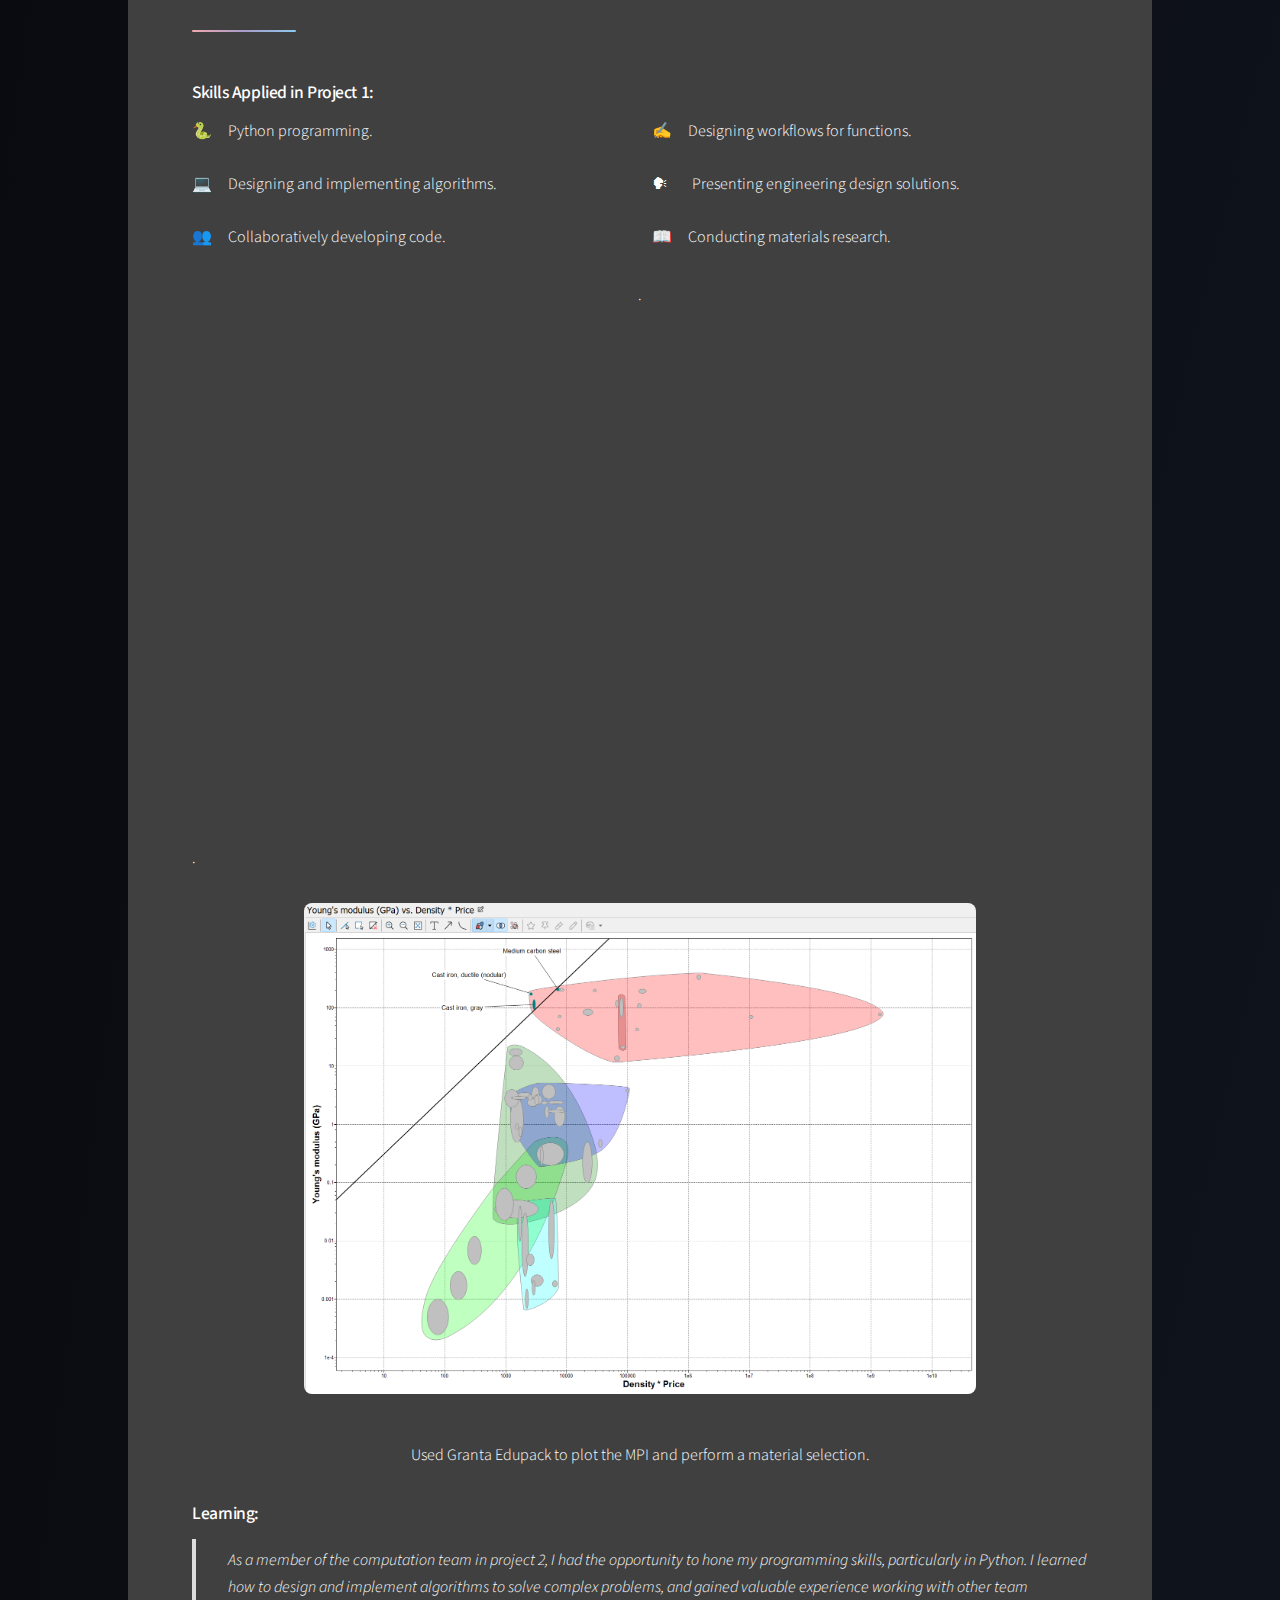
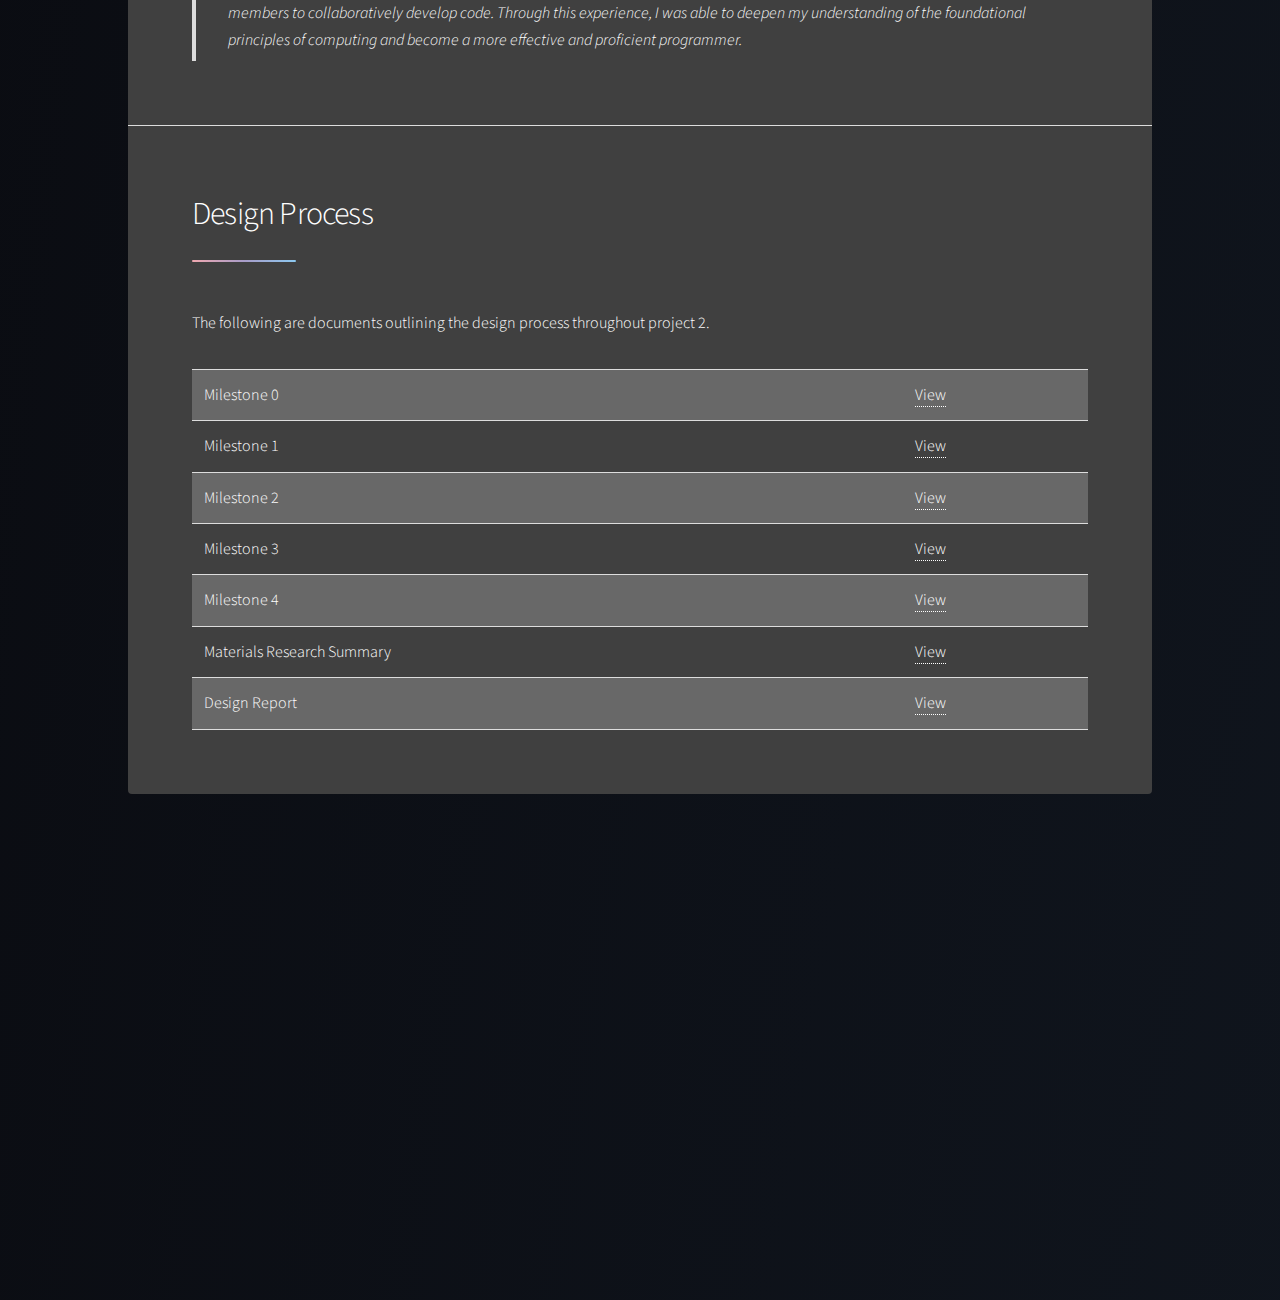
<file: project2.html>
<!DOCTYPE HTML>
<html>
	<head>
		<link rel="icon" href = "images/robotarmicon.png"></link>
		<title>Project 2 - MB Personal Portfolio</title>
		<meta charset="utf-8" />
		<meta name="viewport" content="width=device-width, initial-scale=1, user-scalable=no" />
		<link rel="stylesheet" href="assets/css/main.css" />
		<noscript><link rel="stylesheet" href="assets/css/noscript.css" /></noscript>
	</head>
	<body class="is-preload">
		<div class="stars"></div>
		<!-- Wrapper -->
			<div id="wrapper">
				<!-- Header -->
					<header id="header">
						<span class="img"><img src="images/robotarmicon.png" alt="" /></span>
						<h1>Get a Grip</h1>
						<p>Project 2</p>
					</header>

				<!-- Nav -->
				<nav id="nav">
					<ul>
						<li><a href="#summary" class="active">Summary</a></li>
						<li><a href="#skills">Skills</a></li>
						<li><a href="#design">Design Process</a></li>
						<li><b><div id="toggle">
							<i class="indicator">
								<svg class="moon" width="30px" height="30px" viewBox="0 0 24 24" fill="none" xmlns="http://www.w3.org/2000/svg">
									<g id="SVGRepo_bgCarrier" stroke-width="0"/>
									<g id="SVGRepo_tracerCarrier" stroke-linecap="round" stroke-linejoin="round"/>
									<g id="SVGRepo_iconCarrier"> <path fill-rule="evenodd" clip-rule="evenodd" d="M11.0174 2.80157C6.37072 3.29221 2.75 7.22328 2.75 12C2.75 17.1086 6.89137 21.25 12 21.25C16.7767 21.25 20.7078 17.6293 21.1984 12.9826C19.8717 14.6669 17.8126 15.75 15.5 15.75C11.4959 15.75 8.25 12.5041 8.25 8.5C8.25 6.18738 9.33315 4.1283 11.0174 2.80157ZM1.25 12C1.25 6.06294 6.06294 1.25 12 1.25C12.7166 1.25 13.0754 1.82126 13.1368 2.27627C13.196 2.71398 13.0342 3.27065 12.531 3.57467C10.8627 4.5828 9.75 6.41182 9.75 8.5C9.75 11.6756 12.3244 14.25 15.5 14.25C17.5882 14.25 19.4172 13.1373 20.4253 11.469C20.7293 10.9658 21.286 10.804 21.7237 10.8632C22.1787 10.9246 22.75 11.2834 22.75 12C22.75 17.9371 17.9371 22.75 12 22.75C6.06294 22.75 1.25 17.9371 1.25 12Z" fill="#ffffff"/> </g>
								</svg>
								<svg class = "sun" version="1.0" id="Layer_1" xmlns="http://www.w3.org/2000/svg" xmlns:xlink="http://www.w3.org/1999/xlink" 
									width="30px" height="30px" viewBox="0 0 64 64" enable-background="new 0 0 64 64" xml:space="preserve">
									<g>
										<path fill-rule="evenodd" clip-rule="evenodd" fill="#231F20" d="M32,14.002c-9.941,0-18,8.059-18,18s8.059,18,18,18
											s18-8.059,18-18S41.941,14.002,32,14.002z M32,48.002c-8.837,0-16-7.164-16-16s7.163-16,16-16s16,7.164,16,16
											S40.837,48.002,32,48.002z"/>
										<path fill-rule="evenodd" clip-rule="evenodd" fill="#231F20" d="M32,20.002c-0.553,0-1,0.447-1,1s0.447,1,1,1
											c5.522,0,10,4.477,10,10c0,0.553,0.447,1,1,1s1-0.447,1-1C44,25.375,38.627,20.002,32,20.002z"/>
										<path fill-rule="evenodd" clip-rule="evenodd" fill="#231F20" d="M63,31H53c-0.553,0-1,0.447-1,1s0.447,1,1,1h10
											c0.553,0,1-0.447,1-1S63.553,31,63,31z"/>
										<path fill-rule="evenodd" clip-rule="evenodd" fill="#231F20" d="M11.457,36.47l-3.863,1.035c-0.534,0.144-0.851,0.692-0.707,1.226
											c0.143,0.533,0.69,0.85,1.225,0.706l3.863-1.035c0.533-0.143,0.85-0.69,0.707-1.225C12.539,36.644,11.99,36.327,11.457,36.47z"/>
										<path fill-rule="evenodd" clip-rule="evenodd" fill="#231F20" d="M49.32,22c0.277,0.479,0.888,0.643,1.367,0.366l8.66-5
											c0.479-0.276,0.643-0.888,0.365-1.366c-0.275-0.479-0.887-0.642-1.365-0.365l-8.66,5C49.208,20.912,49.045,21.521,49.32,22z"/>
										<path fill-rule="evenodd" clip-rule="evenodd" fill="#231F20" d="M17.858,46.143c-0.39-0.391-1.023-0.389-1.414,0l-2.828,2.828
											c-0.391,0.391-0.39,1.025,0.001,1.415c0.39,0.391,1.022,0.39,1.413-0.001l2.828-2.828C18.249,47.168,18.249,46.534,17.858,46.143z"
											/>
										<path fill-rule="evenodd" clip-rule="evenodd" fill="#231F20" d="M42,14.68c0.479,0.276,1.09,0.113,1.367-0.366l5-8.66
											C48.644,5.175,48.48,4.563,48,4.287c-0.478-0.276-1.088-0.112-1.365,0.366l-4.999,8.661C41.358,13.793,41.522,14.403,42,14.68z"/>
										<path fill-rule="evenodd" clip-rule="evenodd" fill="#231F20" d="M26.824,51.318c-0.532-0.143-1.08,0.176-1.225,0.707l-1.035,3.863
											c-0.143,0.535,0.176,1.083,0.709,1.226c0.533,0.144,1.08-0.173,1.223-0.708l1.035-3.863C27.676,52.012,27.359,51.463,26.824,51.318
											z"/>
										<path fill-rule="evenodd" clip-rule="evenodd" fill="#231F20" d="M32,12c0.554,0,1.001-0.446,1.002-1V1c0-0.553-0.447-1-1.002-1
											c-0.551,0-0.998,0.447-0.999,1l0.001,10C31.002,11.553,31.449,12,32,12z"/>
										<path fill-rule="evenodd" clip-rule="evenodd" fill="#231F20" d="M38.402,52.025c-0.141-0.532-0.689-0.85-1.225-0.707
											c-0.533,0.143-0.848,0.692-0.707,1.225l1.035,3.863c0.144,0.535,0.693,0.85,1.227,0.707s0.849-0.689,0.705-1.225L38.402,52.025z"/>
										<path fill-rule="evenodd" clip-rule="evenodd" fill="#231F20" d="M20.637,14.312c0.275,0.479,0.887,0.643,1.363,0.367
											c0.48-0.277,0.645-0.887,0.368-1.367l-5-8.66C17.092,4.174,16.48,4.01,16,4.287c-0.477,0.275-0.641,0.887-0.365,1.365
											L20.637,14.312z"/>
										<path fill-rule="evenodd" clip-rule="evenodd" fill="#231F20" d="M47.558,46.142c-0.388-0.39-1.022-0.39-1.414,0
											c-0.391,0.39-0.388,1.024,0,1.414l2.828,2.828c0.392,0.392,1.025,0.389,1.415-0.001c0.391-0.39,0.391-1.021-0.001-1.413
											L47.558,46.142z"/>
										<path fill-rule="evenodd" clip-rule="evenodd" fill="#231F20" d="M4.654,17.365l8.662,4.999c0.477,0.276,1.088,0.113,1.363-0.364
											c0.277-0.479,0.115-1.09-0.364-1.367l-8.661-5C5.176,15.356,4.564,15.52,4.287,16C4.013,16.477,4.176,17.089,4.654,17.365z"/>
										<path fill-rule="evenodd" clip-rule="evenodd" fill="#231F20" d="M52.027,38.4l3.863,1.035c0.535,0.145,1.082-0.176,1.225-0.709
											c0.144-0.532-0.172-1.079-0.707-1.223l-3.863-1.035c-0.531-0.145-1.081,0.173-1.225,0.707C51.176,37.709,51.496,38.256,52.027,38.4
											z"/>
										<path fill-rule="evenodd" clip-rule="evenodd" fill="#231F20" d="M12,32c0.001-0.554-0.445-1-0.998-1.002L1,31
											c-0.552,0-1,0.445-1,1c0.001,0.551,0.448,1,1.001,1l10.001-0.002C11.553,32.998,12.001,32.552,12,32z"/>
										<path fill-rule="evenodd" clip-rule="evenodd" fill="#231F20" d="M52.545,27.529l3.863-1.035c0.535-0.143,0.85-0.693,0.706-1.227
											c-0.142-0.531-0.688-0.848-1.224-0.705l-3.863,1.035c-0.533,0.141-0.85,0.691-0.707,1.225
											C51.461,27.356,52.012,27.67,52.545,27.529z"/>
										<path fill-rule="evenodd" clip-rule="evenodd" fill="#231F20" d="M14.68,42c-0.275-0.48-0.886-0.644-1.365-0.368l-8.661,5.002
											C4.176,46.91,4.01,47.52,4.287,48c0.277,0.477,0.889,0.641,1.367,0.365l8.66-5.002C14.791,43.088,14.957,42.479,14.68,42z"/>
										<path fill-rule="evenodd" clip-rule="evenodd" fill="#231F20" d="M46.144,17.856c0.389,0.392,1.022,0.388,1.414,0l2.828-2.828
											c0.392-0.392,0.39-1.024-0.002-1.415c-0.388-0.39-1.021-0.391-1.412,0.001l-2.828,2.828C45.752,16.83,45.754,17.466,46.144,17.856z
											"/>
										<path fill-rule="evenodd" clip-rule="evenodd" fill="#231F20" d="M22,49.32c-0.479-0.277-1.088-0.113-1.365,0.364l-5,8.663
											c-0.275,0.478-0.115,1.088,0.365,1.365c0.479,0.274,1.09,0.11,1.367-0.367l4.998-8.662C22.641,50.207,22.48,49.597,22,49.32z"/>
										<path fill-rule="evenodd" clip-rule="evenodd" fill="#231F20" d="M37.178,12.68c0.531,0.145,1.078-0.176,1.225-0.707l1.035-3.863
											c0.143-0.535-0.176-1.083-0.709-1.225c-0.531-0.144-1.08,0.172-1.223,0.707l-1.035,3.863C36.324,11.986,36.645,12.536,37.178,12.68
											z"/>
										<path fill-rule="evenodd" clip-rule="evenodd" fill="#231F20" d="M32,52c-0.553-0.002-0.998,0.446-1,0.998l0.002,10.004
											C31.002,63.552,31.445,64,32,64c0.553,0,1-0.449,1.001-1l-0.003-10.002C32.998,52.447,32.555,52,32,52z"/>
										<path fill-rule="evenodd" clip-rule="evenodd" fill="#231F20" d="M25.6,11.973c0.139,0.533,0.691,0.85,1.225,0.707
											c0.532-0.141,0.846-0.691,0.707-1.225l-1.035-3.863c-0.145-0.535-0.693-0.851-1.227-0.706c-0.531,0.142-0.85,0.688-0.705,1.224
											L25.6,11.973z"/>
										<path fill-rule="evenodd" clip-rule="evenodd" fill="#231F20" d="M43.363,49.687c-0.275-0.478-0.883-0.644-1.363-0.365
											c-0.479,0.274-0.641,0.885-0.367,1.364l5.004,8.661c0.275,0.478,0.883,0.644,1.363,0.366c0.479-0.277,0.642-0.889,0.367-1.367
											L43.363,49.687z"/>
										<path fill-rule="evenodd" clip-rule="evenodd" fill="#231F20" d="M16.443,17.856c0.387,0.394,1.023,0.39,1.414,0
											c0.391-0.388,0.387-1.021,0-1.414l-2.828-2.828c-0.393-0.392-1.025-0.39-1.415,0.002c-0.39,0.388-0.392,1.021,0.001,1.412
											L16.443,17.856z"/>
										<path fill-rule="evenodd" clip-rule="evenodd" fill="#231F20" d="M59.348,46.633l-8.663-4.997
											c-0.478-0.276-1.087-0.116-1.363,0.366c-0.278,0.477-0.112,1.086,0.364,1.364l8.664,4.999c0.477,0.275,1.086,0.115,1.363-0.365
											C59.988,47.521,59.824,46.91,59.348,46.633z"/>
										<path fill-rule="evenodd" clip-rule="evenodd" fill="#231F20" d="M11.974,25.599L8.11,24.563c-0.536-0.144-1.083,0.175-1.225,0.708
											c-0.144,0.531,0.171,1.08,0.707,1.225l3.863,1.034c0.531,0.146,1.081-0.175,1.225-0.707C12.825,26.293,12.505,25.746,11.974,25.599
											z"/>
									</g>
								</svg>
							</i>
						</div>
						<script>
							const toggle = document.getElementById('toggle');
							var theme = document.getElementsByTagName('link')[1];
							toggle.onclick = function() {
								toggle.classList.toggle('active')
								if (theme.getAttribute('href') == 'assets/css/main.css') { 
									theme.setAttribute('href', 'assets/css/light.css'); 
								} else { 
									theme.setAttribute('href', 'assets/css/main.css'); 
								} 
							}
						</script></b></li>
					</ul>
				</nav>

				<!-- Main -->
					<div id="main">
						<section id="summary" class="main">
							<div class="content">
								<header class="major">
									<h2>Summary</h2>
								</header>
								<h4><span style ="font-weight: 500">Design Scenario:</span></h4>
								<p>In Project Two, our team was tasked with creating a system for securely transferring surgical instruments to an autoclave for sterilization. There were two sub-teams for this project: the modelling sub-team and the computing sub-team. The modelling team was responsible for designing a sterilization container to hold the surgical instruments. The computing sub-team, which I was a part of, was responsible for creating a Python program to control the robotic arm.</p>
								<h4><span style ="font-weight: 500">Project Tasks:</span></h4>
								<ul>
									<li>Determine the objectives, constraints, and functions of a sterilization container and perform a morphological analysis.</li>
									<li>Create a flowchart for the various functions required for the program.</li>
									<li>Convert the flowcharts to pseudocode.</li>
									<li>Code the functions in the Quanser virtual environment.</li>
									<li>Conduct a materials research summary to determine a suitable material for the sterilization container.</li>
									<li>Present the program to an instructional assistant intern during a project interview.</li>
									<li>Summarize the project in a final design report.</li>
								</ul>
								<section>
									<div class="box alt">
										<div class="row gtr-uniform">
											<div class="col-4"><span class="image fit"><img src="images/containerpic1.png" alt="" /></span></div>
											<div class="col-4"><span class="image fit"><img src="images/containerpic2.png" alt="" /></span></div>
											<div class="col-4"><span class="image fit"><img src="images/containerpic3.png" alt="" /></span></div>
										</div>
									</div>
									</section>
									<span style = "text-align: center; font-size: medium;"><p>Sterilization Container Design</p></span>
							</div>
					</section>
				<!-- Summary -->
				<section id="skills" class="main">
						<header class="major">
							<h2>Skills</h2>
						</header>
						<h4><span style ="font-weight: 500">Skills Applied in Project 1:</span></h4>
						<div class="row">
							<div class="col-6 col-12-medium">
								<p>	&#x1F40D;&emsp;Python programming.<br><br>&#x1F4BB;&emsp;Designing and implementing algorithms.<br><br>&#x1F465;&emsp;Collaboratively developing code.</p>
							</div>
							<div class="col-6 col-12-medium">
								<p>&#x270D;&emsp;Designing workflows for functions.<br><br>&#x1F5E3;&emsp;&ensp;Presenting engineering design solutions.<br><br>&#x1F4D6;&emsp;Conducting materials research.</p>
							</div>
						</div>
						
						<section class="main special">
							<p style = "color:white">.</p>
							<div class="video-container">
								<iframe width="560" height="315" src="https://www.youtube.com/embed/e2Olyw18fJ4" frameborder="0" allow="accelerometer; autoplay; encrypted-media; gyroscope; picture-in-picture" allowfullscreen></iframe>
							</div>
						</section>
						<section class = "main">
							<p style = "color:white">.</p>
							<span class="image mod"><img src="images/granta2.png" alt="" class = "center"/></span>
							<span style = "text-align: center; font-size: medium;"><p>Used Granta Edupack to plot the MPI and perform a material selection.</p></span>
						</section>
						<h4><span style ="font-weight: 500">Learning:</span></h4>
						<blockquote>As a member of the computation team in project 2, I had the opportunity to hone my programming skills, particularly in Python. I learned how to design and implement algorithms to solve complex problems, and gained valuable experience working with other team members to collaboratively develop code. Through this experience, I was able to deepen my understanding of the foundational principles of computing and become a more effective and proficient programmer.</blockquote>

				</section>
				<section id="design" class="main">
					<header class="major">
						<h2>Design Process</h2>
					</header>
									<p>The following are documents outlining the design process throughout project 2.</p>
									<div class="table-wrapper">
										<table>

											<tbody>
												<tr>
													<td>Milestone 0</td>
													<td><a href = "documents/project 2/Milestone0.pdf" target = "_blank">View</a></td>
												</tr>
												<tr>
													<td>Milestone 1</td>
													<td><a href = "documents/project 2/Milestone1.pdf" target = "_blank">View</a></td>
												</tr>
												<tr>
													<td>Milestone 2</td>
													<td><a href = "documents/project 2/Milestone2.pdf" target = "_blank">View</a></td>
												</tr>
												<tr>
													<td>Milestone 3</td>
													<td><a href = "documents/project 2/Milestone3.pdf" target = "_blank">View</a></td>
												</tr>
												<tr>
													<td>Milestone 4</td>
													<td><a href = "documents/project 2/Milestone4.pdf" target = "_blank">View</a></td>
												</tr>
												<tr>
													<td>Materials Research Summary</td>
													<td><a href = "documents/project 2/MaterialsResearch.pdf" target = "_blank">View</a></td>
												</tr>
												<tr>
													<td>Design Report</td>
													<td><a href = "documents/project 2/DesignReport.pdf" target = "_blank">View</a></td>
												</tr>
											</tbody>
										</table>
									</div>

						</section>
					</div>

				<!-- Footer -->
					<footer id="footer">
					</footer>

			</div>


		<!-- Scripts -->
			<script src="assets/js/jquery.min.js"></script>
			<script src="assets/js/jquery.scrollex.min.js"></script>
			<script src="assets/js/jquery.scrolly.min.js"></script>
			<script src="assets/js/browser.min.js"></script>
			<script src="assets/js/breakpoints.min.js"></script>
			<script src="assets/js/util.js"></script>
			<script src="assets/js/main.js"></script>

	</body>
</html>
</file>
<file: assets/css/noscript.css>
/*
	Stellar by HTML5 UP
	html5up.net | @ajlkn
	Free for personal and commercial use under the CCA 3.0 license (html5up.net/license)
*/

/* Header */

	body.is-preload #header.alt > * {
		opacity: 1;
	}

	body.is-preload #header.alt .logo {
		-moz-transform: none;
		-webkit-transform: none;
		-ms-transform: none;
		transform: none;
	}
</file>
<file: assets/css/main.css>
@import url(fontawesome-all.min.css);
@import 'https://fonts.googleapis.com/css?family=Source+Sans+Pro:300,400';

html, body, div, span, applet, object,
iframe, h1, h2, h3, h4, h5, h6, p, blockquote,
pre, a, abbr, acronym, address, big, cite,
code, del, dfn, em, img, ins, kbd, q, s, samp,
small, strike, strong, sub, sup, tt, var, b,
u, i, center, dl, dt, dd, ol, ul, li, fieldset,
form, label, legend, table, caption, tbody,
tfoot, thead, tr, th, td, article, aside,
canvas, details, embed, figure, figcaption,
footer, header, hgroup, menu, nav, output, ruby,
section, summary, time, mark, audio, video {
	margin: 0;
	padding: 0;
	border: 0;
	font-size: 100%;
	font: inherit;
	vertical-align: baseline;
}

article, aside, details, figcaption, figure,
footer, header, hgroup, menu, nav, section {
	display: block;}

body {
	line-height: 1;
}

ol, ul {
	list-style: none;
}

blockquote, q {
	quotes: none;
}

	blockquote:before, blockquote:after, q:before, q:after {
		content: '';
		content: none;
	}

table {
	border-collapse: collapse;
	border-spacing: 0;
}

body {
	-webkit-text-size-adjust: none;
}

mark {
	background-color: transparent;
	color: inherit;
}

input::-moz-focus-inner {
	border: 0;
	padding: 0;
}

input, select, textarea {
	-moz-appearance: none;
	-webkit-appearance: none;
	-ms-appearance: none;
	appearance: none;
}

/* Basic */

	@-ms-viewport {
		width: device-width;
	}

	body {
		-ms-overflow-style: scrollbar;
	}

	@media screen and (max-width: 480px) {

		html, body {
			min-width: 320px;
		}

	}

	html {
		box-sizing: border-box;
	}

	*, *:before, *:after {
		box-sizing: inherit;
	}

	body {
		/* background: linear-gradient(-45deg, #ffd89b, #c6b793, #8c968b, #537583, #19547b); */
		/* background-color: #000; */
		background: radial-gradient(ellipse at bottom, #1b2735 0%,#090a0f 100%);
		background-size: 400% 400%;
		/* animation: gradient 5s ease infinite; */
		height: 500vh;
		
	}

	#toggle {
		position: relative;
		display: flex;
		width: 75px;
		height: 35px;
		border-radius: 35px;
		background: #222;
		transition: 0.5s;
		margin-top: 15px;
		margin-left: auto;
		margin-right: 0;
		cursor: pointer;
		box-shadow: inset 0 8px 60px rgba(0,0,0,0.1),
					inset 0 8px 8px rgba(0,0,0,0.1),
					inset 0 -4px 4px rgba(0, 0, 0, 0.1);
	}

	#toggle svg.moon {
		position: absolute;
		width: 30px;
		margin-top: 2px;
		margin-left: -15px;
		height: 30px;
	}

	#toggle svg.sun {
		position: absolute;
		width: 30px;
		margin-top: 2.5px;
		margin-left: 2.5px;
		height: 30px;
		visibility: hidden;
	}

	#toggle.active {
		background: #FFF;
		box-shadow: inset 0 2px 60px rgba(0, 0, 0, 0.1),
					inset 0 2px 8px rgba(0, 0, 0, 0.1),
					inset 0 -4px 4px rgba(0, 0, 0, 0.05);
	}

	#toggle .indicator {
		position: absolute;
		top: 0;
		left: 0;
		width: 35px;
		height: 35px;
		background: linear-gradient(to bottom, #444, #222);
		border-radius: 50%;
		transform: scale(0.9);
		box-shadow: 0 8px 40px rgba(0, 0, 0, 0.5),
					inset 0 4px 4px rgba(255, 255, 255, 0.2),
					inset 0 -4px 4px rgba(255, 255, 255, 0.2);
		transition: 0.5s;	
	}

	#toggle.active .indicator {
		left: 40px;
		background: linear-gradient(to bottom, #eaeaea, #f9f9f9);
		box-shadow: 0 8px 20px rgba(0, 0, 0, 0.1),
					inset 0 4px 4px rgba(255, 255, 255, 1),
					inset 0 -4px 4px rgba(255, 255, 255, 1);
	}

	
	@media screen and (max-width: 1680px) {

		#toggle {
			height: 30px;
			margin-top: 13px;
		}

		#toggle .indicator {
			width: 30px;
			height: 30px;	
		}

		#toggle svg.moon {
			width: 25px;
			height: 25px;
			margin-left: -12.5px;
		}
	
	}

	@media screen and (max-width: 1280px) {

		#toggle {
			height: 25px;
			margin-top: 10px;
		}

		#toggle .indicator {
			width: 25px;
			height: 25px;	
		}

		#toggle svg.moon {
			width: 20px;
			height: 20px;
			margin-left: -10px;
		}

	}

	.stars {
		position: fixed;
		top: 50%;
		left: 50%;
		height: 1px;
		width: 1px;
		background-color: #fff;
		border-radius: 50%;
		box-shadow: -42vw -4vh 0px 0px #fff,25vw -41vh 0px 0px #fff,-20vw 49vh 0px 1px #fff,5vw 40vh 1px 1px #fff,29vw 19vh 1px 0px #fff,-44vw -13vh 0px 0px #fff,46vw 41vh 0px 1px #fff,-3vw -45vh 0px 1px #fff,47vw 35vh 1px 0px #fff,12vw -8vh 1px 0px #fff,-34vw 48vh 1px 1px #fff,32vw 26vh 1px 1px #fff,32vw -41vh 1px 1px #fff,0vw 37vh 1px 1px #fff,34vw -26vh 1px 0px #fff,-14vw -49vh 1px 0px #fff,-12vw 45vh 0px 1px #fff,-44vw -33vh 0px 1px #fff,-13vw 41vh 0px 0px #fff,-36vw -11vh 0px 1px #fff,-23vw -24vh 1px 0px #fff,-38vw -27vh 0px 1px #fff,16vw -19vh 0px 0px #fff,28vw 33vh 1px 0px #fff,-49vw -4vh 0px 0px #fff,16vw 32vh 0px 1px #fff,36vw -18vh 1px 0px #fff,-25vw -30vh 1px 0px #fff,-23vw 24vh 0px 1px #fff,-2vw -35vh 1px 1px #fff,-25vw 9vh 0px 0px #fff,-15vw -34vh 0px 0px #fff,-8vw -19vh 1px 0px #fff,-20vw -20vh 1px 1px #fff,42vw 50vh 0px 1px #fff,-32vw 10vh 1px 0px #fff,-23vw -17vh 0px 0px #fff,44vw 15vh 1px 0px #fff,-40vw 33vh 1px 1px #fff,-43vw 8vh 0px 0px #fff,-48vw -15vh 1px 1px #fff,-24vw 17vh 0px 0px #fff,-31vw 50vh 1px 0px #fff,36vw -38vh 0px 1px #fff,-7vw 48vh 0px 0px #fff,15vw -32vh 0px 0px #fff,29vw -41vh 0px 0px #fff,2vw 37vh 1px 0px #fff,7vw -40vh 1px 1px #fff,15vw 18vh 0px 0px #fff,25vw -13vh 1px 1px #fff,-46vw -12vh 1px 1px #fff,-18vw 22vh 0px 0px #fff,23vw -9vh 1px 0px #fff,50vw 12vh 0px 1px #fff,45vw 2vh 0px 0px #fff,14vw -48vh 1px 0px #fff,23vw 43vh 0px 1px #fff,-40vw 16vh 1px 1px #fff,20vw -31vh 0px 1px #fff,-17vw 44vh 1px 1px #fff,18vw -45vh 0px 0px #fff,33vw -6vh 0px 0px #fff,0vw 7vh 0px 1px #fff,-10vw -18vh 0px 1px #fff,-19vw 5vh 1px 0px #fff,1vw 42vh 0px 0px #fff,22vw 48vh 0px 1px #fff,39vw -8vh 1px 1px #fff,-6vw -42vh 1px 0px #fff,-47vw 34vh 0px 0px #fff,-46vw 19vh 0px 1px #fff,-12vw -32vh 0px 0px #fff,-45vw -38vh 0px 1px #fff,-28vw 18vh 1px 0px #fff,-38vw -46vh 1px 1px #fff,49vw -6vh 1px 1px #fff,-28vw 18vh 1px 1px #fff,10vw -24vh 0px 1px #fff,-5vw -11vh 1px 1px #fff,33vw -8vh 1px 0px #fff,-16vw 17vh 0px 0px #fff,18vw 27vh 0px 1px #fff,-8vw -10vh 1px 1px #fff;
	  
	  /* stars were too big with the layers above but left the code in case no one cares  -- as in, if noone's just that  one other loner who actually cares    */
	  
	  box-shadow: 24vw 9vh 1px 0px #fff,12vw -24vh 0px 1px #fff,-45vw -22vh 0px 0px #fff,-37vw -40vh 0px 1px #fff,29vw 19vh 0px 1px #fff,4vw -8vh 0px 1px #fff,-5vw 21vh 1px 1px #fff,-27vw 26vh 1px 1px #fff,-47vw -3vh 1px 1px #fff,-28vw -30vh 0px 1px #fff,-43vw -27vh 0px 1px #fff,4vw 22vh 1px 1px #fff,36vw 23vh 0px 0px #fff,-21vw 24vh 1px 1px #fff,-16vw 2vh 1px 0px #fff,-16vw -6vh 0px 0px #fff,5vw 26vh 0px 0px #fff,-34vw 41vh 0px 0px #fff,1vw 42vh 1px 1px #fff,11vw -13vh 1px 1px #fff,48vw -8vh 1px 0px #fff,22vw -15vh 0px 0px #fff,45vw 49vh 0px 0px #fff,43vw -27vh 1px 1px #fff,20vw -2vh 0px 0px #fff,8vw 22vh 0px 1px #fff,39vw 48vh 1px 1px #fff,-21vw -11vh 0px 1px #fff,-40vw 45vh 0px 1px #fff,11vw -30vh 1px 0px #fff,26vw 30vh 1px 0px #fff,45vw -29vh 0px 1px #fff,-2vw 18vh 0px 0px #fff,-29vw -45vh 1px 0px #fff,-7vw -27vh 1px 1px #fff,42vw 24vh 0px 0px #fff,45vw -48vh 1px 0px #fff,-36vw -18vh 0px 0px #fff,-44vw 13vh 0px 1px #fff,36vw 16vh 0px 1px #fff,40vw 24vh 0px 0px #fff,18vw 11vh 0px 0px #fff,-15vw -23vh 1px 0px #fff,-24vw 48vh 0px 1px #fff,27vw -45vh 1px 0px #fff,-2vw -24vh 0px 1px #fff,-15vw -28vh 0px 0px #fff,-43vw 13vh 1px 0px #fff,7vw 27vh 1px 0px #fff,47vw 5vh 0px 0px #fff,-45vw 15vh 1px 1px #fff,-5vw -28vh 0px 1px #fff,38vw 25vh 1px 1px #fff,-39vw -1vh 1px 0px #fff,5vw 0vh 1px 0px #fff,49vw 13vh 0px 0px #fff,48vw 10vh 0px 1px #fff,19vw -28vh 0px 0px #fff,4vw 7vh 0px 0px #fff,21vw 21vh 1px 1px #fff,-15vw -15vh 0px 1px #fff,-6vw -42vh 1px 0px #fff,-15vw 48vh 1px 1px #fff,-23vw 25vh 1px 1px #fff,-48vw 25vh 0px 1px #fff,-31vw -19vh 0px 1px #fff,4vw 37vh 1px 1px #fff,-43vw 28vh 0px 0px #fff,3vw -25vh 0px 1px #fff,-39vw 14vh 0px 1px #fff,-40vw 31vh 0px 1px #fff,35vw -36vh 1px 1px #fff,16vw 49vh 0px 0px #fff,6vw 39vh 0px 0px #fff,3vw -35vh 0px 1px #fff,-44vw -2vh 1px 0px #fff,-6vw 21vh 1px 0px #fff,48vw 9vh 1px 1px #fff,-43vw 30vh 1px 1px #fff,29vw -12vh 1px 1px #fff,-48vw 13vh 1px 0px #fff,-42vw 32vh 1px 1px #fff,34vw 15vh 1px 1px #fff,29vw -37vh 1px 1px #fff,28vw 2vh 0px 0px #fff;
	  animation: zoom 10s alternate infinite; 
	}
	
	@keyframes zoom {
		0%{
			transform: scale(1);
		}
		100%{
			transform: scale(1.5);
		}
	}
	
	@keyframes gradient {
		0% {
			background-position: 0% 50%;
		}
		50% {
			background-position: 100% 50%;
		}
		100% {
			background-position: 0% 50%;
		}
	}
	

		body.is-preload *, body.is-preload *:before, body.is-preload *:after {
			-moz-animation: none !important;
			-webkit-animation: none !important;
			-ms-animation: none !important;
			animation: none !important;
			-moz-transition: none !important;
			-webkit-transition: none !important;
			-ms-transition: none !important;
			transition: none !important;
		}

/* Type */

	body {
		color: rgba(255, 255, 255, 0.65);
	}

	body, input, select, textarea {
		font-family: "Source Sans Pro", Helvetica, sans-serif;
		font-size: 17pt;
		font-weight: 300;
		line-height: 1.65;
	}

		@media screen and (max-width: 1680px) {

			body, input, select, textarea {
				font-size: 14pt;
			}

		}

		@media screen and (max-width: 1280px) {

			body, input, select, textarea {
				font-size: 12pt;
			}

		}

		@media screen and (max-width: 360px) {

			body, input, select, textarea {
				font-size: 11pt;
			}

		}

	a {
		-moz-transition: color 0.2s ease, border-bottom 0.2s ease;
		-webkit-transition: color 0.2s ease, border-bottom 0.2s ease;
		-ms-transition: color 0.2s ease, border-bottom 0.2s ease;
		transition: color 0.2s ease, border-bottom 0.2s ease;
		text-decoration: none;
		border-bottom: dotted 1px;
		color: inherit;
	}

		a:hover {
			border-bottom-color: transparent;
		}

	strong, b {
		font-weight: 400;
	}

	em, i {
		font-style: italic;
	}

	p {
		margin: 0 0 2em 0;
	}

		p.content {
			-moz-columns: 20em 2;
			-webkit-columns: 20em 2;
			-ms-columns: 20em 2;
			columns: 20em 2;
			-moz-column-gap: 2em;
			-webkit-column-gap: 2em;
			-ms-column-gap: 2em;
			column-gap: 2em;
			text-align: justify;
		}

	h1, h2, h3, h4, h5, h6 {
		font-weight: 300;
		line-height: 1.5;
		margin: 0 0 0.7em 0;
		letter-spacing: -0.025em;
	}

		h1 a, h2 a, h3 a, h4 a, h5 a, h6 a {
			color: inherit;
			text-decoration: none;
		}

	h1 {
		font-size: 2.5em;
		line-height: 1.2;
	}

	h2 {
		font-size: 1.5em;
	}

	h3 {
		font-size: 1.25em;
	}

	h4 {
		font-size: 1.1em;
	}

	h5 {
		font-size: 0.9em;
	}

	h6 {
		font-size: 0.7em;
	}

	@media screen and (max-width: 736px) {

		h1 {
			font-size: 2em;
		}

	}

	sub {
		font-size: 0.8em;
		position: relative;
		top: 0.5em;
	}

	sup {
		font-size: 0.8em;
		position: relative;
		top: -0.5em;
	}

	blockquote {
		border-left: solid 4px;
		font-style: italic;
		margin: 0 0 2em 0;
		padding: 0.5em 0 0.5em 2em;
	}

	code {
		border-radius: 8px;
		border: solid 1px;
		font-family: "Courier New", monospace;
		font-size: 0.9em;
		margin: 0 0.25em;
		padding: 0.25em 0.65em;
	}

	pre {
		-webkit-overflow-scrolling: touch;
		font-family: "Courier New", monospace;
		font-size: 0.9em;
		margin: 0 0 2em 0;
	}

		pre code {
			display: block;
			line-height: 1.75;
			padding: 1em 1.5em;
			overflow-x: auto;
		}

	hr {
		border: 0;
		border-bottom: solid 1px;
		margin: 2em 0;
	}

		hr.major {
			margin: 3em 0;
		}

	.align-left {
		text-align: left;
	}

	.align-center {
		text-align: center;
	}

	.align-right {
		text-align: right;
	}

	input, select, textarea {
		color: #ffffff;
	}

	a:hover {
		color: #ffffff;
	}

	strong, b {
		color: #ffffff;
	}

	h1, h2, h3, h4, h5, h6 {
		color: #ffffff;
	}

	blockquote {
		border-left-color: rgba(255, 255, 255, 0.35);
	}

	code {
		background: rgba(255, 255, 255, 0.075);
		border-color: rgba(255, 255, 255, 0.35);
	}

	hr {
		border-bottom-color: rgba(255, 255, 255, 0.35);
	}

/* Row */

	.row {
		display: flex;
		flex-wrap: wrap;
		box-sizing: border-box;
		align-items: stretch;
	}

		.row > * {
			box-sizing: border-box;
		}

		.row.gtr-uniform > * > :last-child {
			margin-bottom: 0;
		}

		.row.aln-left {
			justify-content: flex-start;
		}

		.row.aln-center {
			justify-content: center;
		}

		.row.aln-right {
			justify-content: flex-end;
		}

		.row.aln-top {
			align-items: flex-start;
		}

		.row.aln-middle {
			align-items: center;
		}

		.row.aln-bottom {
			align-items: flex-end;
		}

		.row > .imp {
			order: -1;
		}

		.row > .col-1 {
			width: 8.33333%;
		}

		.row > .off-1 {
			margin-left: 8.33333%;
		}

		.row > .col-2 {
			width: 16.66667%;
		}

		.row > .off-2 {
			margin-left: 16.66667%;
		}

		.row > .col-3 {
			width: 25%;
		}

		.row > .off-3 {
			margin-left: 25%;
		}

		.row > .col-4 {
			width: 33.33333%;
		}

		.row > .off-4 {
			margin-left: 33.33333%;
		}

		.row > .col-5 {
			width: 41.66667%;
		}

		.row > .off-5 {
			margin-left: 41.66667%;
		}

		.row > .col-6 {
			width: 50%;
		}

		.row > .off-6 {
			margin-left: 50%;
		}

		.row > .col-7 {
			width: 58.33333%;
		}

		.row > .off-7 {
			margin-left: 58.33333%;
		}

		.row > .col-8 {
			width: 66.66667%;
		}

		.row > .off-8 {
			margin-left: 66.66667%;
		}

		.row > .col-9 {
			width: 75%;
		}

		.row > .off-9 {
			margin-left: 75%;
		}

		.row > .col-10 {
			width: 83.33333%;
		}

		.row > .off-10 {
			margin-left: 83.33333%;
		}

		.row > .col-11 {
			width: 91.66667%;
		}

		.row > .off-11 {
			margin-left: 91.66667%;
		}

		.row > .col-12 {
			width: 100%;
		}

		.row > .off-12 {
			margin-left: 100%;
		}

		.row.gtr-0 {
			margin-top: 0;
			margin-left: 0em;
		}

			.row.gtr-0 > * {
				padding: 0 0 0 0em;
			}

			.row.gtr-0.gtr-uniform {
				margin-top: 0em;
			}

				.row.gtr-0.gtr-uniform > * {
					padding-top: 0em;
				}

		.row.gtr-25 {
			margin-top: 0;
			margin-left: -0.375em;
		}

			.row.gtr-25 > * {
				padding: 0 0 0 0.375em;
			}

			.row.gtr-25.gtr-uniform {
				margin-top: -0.375em;
			}

				.row.gtr-25.gtr-uniform > * {
					padding-top: 0.375em;
				}

		.row.gtr-50 {
			margin-top: 0;
			margin-left: -0.75em;
		}

			.row.gtr-50 > * {
				padding: 0 0 0 0.75em;
			}

			.row.gtr-50.gtr-uniform {
				margin-top: -0.75em;
			}

				.row.gtr-50.gtr-uniform > * {
					padding-top: 0.75em;
				}

		.row {
			margin-top: 0;
			margin-left: -1.5em;
		}

			.row > * {
				padding: 0 0 0 1.5em;
			}

			.row.gtr-uniform {
				margin-top: -1.5em;
			}

				.row.gtr-uniform > * {
					padding-top: 1.5em;
				}

		.row.gtr-150 {
			margin-top: 0;
			margin-left: -2.25em;
		}

			.row.gtr-150 > * {
				padding: 0 0 0 2.25em;
			}

			.row.gtr-150.gtr-uniform {
				margin-top: -2.25em;
			}

				.row.gtr-150.gtr-uniform > * {
					padding-top: 2.25em;
				}

		.row.gtr-200 {
			margin-top: 0;
			margin-left: -3em;
		}

			.row.gtr-200 > * {
				padding: 0 0 0 3em;
			}

			.row.gtr-200.gtr-uniform {
				margin-top: -3em;
			}

				.row.gtr-200.gtr-uniform > * {
					padding-top: 3em;
				}

		@media screen and (max-width: 1680px) {

			.row {
				display: flex;
				flex-wrap: wrap;
				box-sizing: border-box;
				align-items: stretch;
			}

				.row > * {
					box-sizing: border-box;
				}

				.row.gtr-uniform > * > :last-child {
					margin-bottom: 0;
				}

				.row.aln-left {
					justify-content: flex-start;
				}

				.row.aln-center {
					justify-content: center;
				}

				.row.aln-right {
					justify-content: flex-end;
				}

				.row.aln-top {
					align-items: flex-start;
				}

				.row.aln-middle {
					align-items: center;
				}

				.row.aln-bottom {
					align-items: flex-end;
				}

				.row > .imp-xlarge {
					order: -1;
				}

				.row > .col-1-xlarge {
					width: 8.33333%;
				}

				.row > .off-1-xlarge {
					margin-left: 8.33333%;
				}

				.row > .col-2-xlarge {
					width: 16.66667%;
				}

				.row > .off-2-xlarge {
					margin-left: 16.66667%;
				}

				.row > .col-3-xlarge {
					width: 25%;
				}

				.row > .off-3-xlarge {
					margin-left: 25%;
				}

				.row > .col-4-xlarge {
					width: 33.33333%;
				}

				.row > .off-4-xlarge {
					margin-left: 33.33333%;
				}

				.row > .col-5-xlarge {
					width: 41.66667%;
				}

				.row > .off-5-xlarge {
					margin-left: 41.66667%;
				}

				.row > .col-6-xlarge {
					width: 50%;
				}

				.row > .off-6-xlarge {
					margin-left: 50%;
				}

				.row > .col-7-xlarge {
					width: 58.33333%;
				}

				.row > .off-7-xlarge {
					margin-left: 58.33333%;
				}

				.row > .col-8-xlarge {
					width: 66.66667%;
				}

				.row > .off-8-xlarge {
					margin-left: 66.66667%;
				}

				.row > .col-9-xlarge {
					width: 75%;
				}

				.row > .off-9-xlarge {
					margin-left: 75%;
				}

				.row > .col-10-xlarge {
					width: 83.33333%;
				}

				.row > .off-10-xlarge {
					margin-left: 83.33333%;
				}

				.row > .col-11-xlarge {
					width: 91.66667%;
				}

				.row > .off-11-xlarge {
					margin-left: 91.66667%;
				}

				.row > .col-12-xlarge {
					width: 100%;
				}

				.row > .off-12-xlarge {
					margin-left: 100%;
				}

				.row.gtr-0 {
					margin-top: 0;
					margin-left: 0em;
				}

					.row.gtr-0 > * {
						padding: 0 0 0 0em;
					}

					.row.gtr-0.gtr-uniform {
						margin-top: 0em;
					}

						.row.gtr-0.gtr-uniform > * {
							padding-top: 0em;
						}

				.row.gtr-25 {
					margin-top: 0;
					margin-left: -0.375em;
				}

					.row.gtr-25 > * {
						padding: 0 0 0 0.375em;
					}

					.row.gtr-25.gtr-uniform {
						margin-top: -0.375em;
					}

						.row.gtr-25.gtr-uniform > * {
							padding-top: 0.375em;
						}

				.row.gtr-50 {
					margin-top: 0;
					margin-left: -0.75em;
				}

					.row.gtr-50 > * {
						padding: 0 0 0 0.75em;
					}

					.row.gtr-50.gtr-uniform {
						margin-top: -0.75em;
					}

						.row.gtr-50.gtr-uniform > * {
							padding-top: 0.75em;
						}

				.row {
					margin-top: 0;
					margin-left: -1.5em;
				}

					.row > * {
						padding: 0 0 0 1.5em;
					}

					.row.gtr-uniform {
						margin-top: -1.5em;
					}

						.row.gtr-uniform > * {
							padding-top: 1.5em;
						}

				.row.gtr-150 {
					margin-top: 0;
					margin-left: -2.25em;
				}

					.row.gtr-150 > * {
						padding: 0 0 0 2.25em;
					}

					.row.gtr-150.gtr-uniform {
						margin-top: -2.25em;
					}

						.row.gtr-150.gtr-uniform > * {
							padding-top: 2.25em;
						}

				.row.gtr-200 {
					margin-top: 0;
					margin-left: -3em;
				}

					.row.gtr-200 > * {
						padding: 0 0 0 3em;
					}

					.row.gtr-200.gtr-uniform {
						margin-top: -3em;
					}

						.row.gtr-200.gtr-uniform > * {
							padding-top: 3em;
						}

		}

		@media screen and (max-width: 1280px) {

			.row {
				display: flex;
				flex-wrap: wrap;
				box-sizing: border-box;
				align-items: stretch;
			}

				.row > * {
					box-sizing: border-box;
				}

				.row.gtr-uniform > * > :last-child {
					margin-bottom: 0;
				}

				.row.aln-left {
					justify-content: flex-start;
				}

				.row.aln-center {
					justify-content: center;
				}

				.row.aln-right {
					justify-content: flex-end;
				}

				.row.aln-top {
					align-items: flex-start;
				}

				.row.aln-middle {
					align-items: center;
				}

				.row.aln-bottom {
					align-items: flex-end;
				}

				.row > .imp-large {
					order: -1;
				}

				.row > .col-1-large {
					width: 8.33333%;
				}

				.row > .off-1-large {
					margin-left: 8.33333%;
				}

				.row > .col-2-large {
					width: 16.66667%;
				}

				.row > .off-2-large {
					margin-left: 16.66667%;
				}

				.row > .col-3-large {
					width: 25%;
				}

				.row > .off-3-large {
					margin-left: 25%;
				}

				.row > .col-4-large {
					width: 33.33333%;
				}

				.row > .off-4-large {
					margin-left: 33.33333%;
				}

				.row > .col-5-large {
					width: 41.66667%;
				}

				.row > .off-5-large {
					margin-left: 41.66667%;
				}

				.row > .col-6-large {
					width: 50%;
				}

				.row > .off-6-large {
					margin-left: 50%;
				}

				.row > .col-7-large {
					width: 58.33333%;
				}

				.row > .off-7-large {
					margin-left: 58.33333%;
				}

				.row > .col-8-large {
					width: 66.66667%;
				}

				.row > .off-8-large {
					margin-left: 66.66667%;
				}

				.row > .col-9-large {
					width: 75%;
				}

				.row > .off-9-large {
					margin-left: 75%;
				}

				.row > .col-10-large {
					width: 83.33333%;
				}

				.row > .off-10-large {
					margin-left: 83.33333%;
				}

				.row > .col-11-large {
					width: 91.66667%;
				}

				.row > .off-11-large {
					margin-left: 91.66667%;
				}

				.row > .col-12-large {
					width: 100%;
				}

				.row > .off-12-large {
					margin-left: 100%;
				}

				.row.gtr-0 {
					margin-top: 0;
					margin-left: 0em;
				}

					.row.gtr-0 > * {
						padding: 0 0 0 0em;
					}

					.row.gtr-0.gtr-uniform {
						margin-top: 0em;
					}

						.row.gtr-0.gtr-uniform > * {
							padding-top: 0em;
						}

				.row.gtr-25 {
					margin-top: 0;
					margin-left: -0.375em;
				}

					.row.gtr-25 > * {
						padding: 0 0 0 0.375em;
					}

					.row.gtr-25.gtr-uniform {
						margin-top: -0.375em;
					}

						.row.gtr-25.gtr-uniform > * {
							padding-top: 0.375em;
						}

				.row.gtr-50 {
					margin-top: 0;
					margin-left: -0.75em;
				}

					.row.gtr-50 > * {
						padding: 0 0 0 0.75em;
					}

					.row.gtr-50.gtr-uniform {
						margin-top: -0.75em;
					}

						.row.gtr-50.gtr-uniform > * {
							padding-top: 0.75em;
						}

				.row {
					margin-top: 0;
					margin-left: -1.5em;
				}

					.row > * {
						padding: 0 0 0 1.5em;
					}

					.row.gtr-uniform {
						margin-top: -1.5em;
					}

						.row.gtr-uniform > * {
							padding-top: 1.5em;
						}

				.row.gtr-150 {
					margin-top: 0;
					margin-left: -2.25em;
				}

					.row.gtr-150 > * {
						padding: 0 0 0 2.25em;
					}

					.row.gtr-150.gtr-uniform {
						margin-top: -2.25em;
					}

						.row.gtr-150.gtr-uniform > * {
							padding-top: 2.25em;
						}

				.row.gtr-200 {
					margin-top: 0;
					margin-left: -3em;
				}

					.row.gtr-200 > * {
						padding: 0 0 0 3em;
					}

					.row.gtr-200.gtr-uniform {
						margin-top: -3em;
					}

						.row.gtr-200.gtr-uniform > * {
							padding-top: 3em;
						}

		}

		@media screen and (max-width: 980px) {

			.row {
				display: flex;
				flex-wrap: wrap;
				box-sizing: border-box;
				align-items: stretch;
			}

				.row > * {
					box-sizing: border-box;
				}

				.row.gtr-uniform > * > :last-child {
					margin-bottom: 0;
				}

				.row.aln-left {
					justify-content: flex-start;
				}

				.row.aln-center {
					justify-content: center;
				}

				.row.aln-right {
					justify-content: flex-end;
				}

				.row.aln-top {
					align-items: flex-start;
				}

				.row.aln-middle {
					align-items: center;
				}

				.row.aln-bottom {
					align-items: flex-end;
				}

				.row > .imp-medium {
					order: -1;
				}

				.row > .col-1-medium {
					width: 8.33333%;
				}

				.row > .off-1-medium {
					margin-left: 8.33333%;
				}

				.row > .col-2-medium {
					width: 16.66667%;
				}

				.row > .off-2-medium {
					margin-left: 16.66667%;
				}

				.row > .col-3-medium {
					width: 25%;
				}

				.row > .off-3-medium {
					margin-left: 25%;
				}

				.row > .col-4-medium {
					width: 33.33333%;
				}

				.row > .off-4-medium {
					margin-left: 33.33333%;
				}

				.row > .col-5-medium {
					width: 41.66667%;
				}

				.row > .off-5-medium {
					margin-left: 41.66667%;
				}

				.row > .col-6-medium {
					width: 50%;
				}

				.row > .off-6-medium {
					margin-left: 50%;
				}

				.row > .col-7-medium {
					width: 58.33333%;
				}

				.row > .off-7-medium {
					margin-left: 58.33333%;
				}

				.row > .col-8-medium {
					width: 66.66667%;
				}

				.row > .off-8-medium {
					margin-left: 66.66667%;
				}

				.row > .col-9-medium {
					width: 75%;
				}

				.row > .off-9-medium {
					margin-left: 75%;
				}

				.row > .col-10-medium {
					width: 83.33333%;
				}

				.row > .off-10-medium {
					margin-left: 83.33333%;
				}

				.row > .col-11-medium {
					width: 91.66667%;
				}

				.row > .off-11-medium {
					margin-left: 91.66667%;
				}

				.row > .col-12-medium {
					width: 100%;
				}

				.row > .off-12-medium {
					margin-left: 100%;
				}

				.row.gtr-0 {
					margin-top: 0;
					margin-left: 0em;
				}

					.row.gtr-0 > * {
						padding: 0 0 0 0em;
					}

					.row.gtr-0.gtr-uniform {
						margin-top: 0em;
					}

						.row.gtr-0.gtr-uniform > * {
							padding-top: 0em;
						}

				.row.gtr-25 {
					margin-top: 0;
					margin-left: -0.375em;
				}

					.row.gtr-25 > * {
						padding: 0 0 0 0.375em;
					}

					.row.gtr-25.gtr-uniform {
						margin-top: -0.375em;
					}

						.row.gtr-25.gtr-uniform > * {
							padding-top: 0.375em;
						}

				.row.gtr-50 {
					margin-top: 0;
					margin-left: -0.75em;
				}

					.row.gtr-50 > * {
						padding: 0 0 0 0.75em;
					}

					.row.gtr-50.gtr-uniform {
						margin-top: -0.75em;
					}

						.row.gtr-50.gtr-uniform > * {
							padding-top: 0.75em;
						}

				.row {
					margin-top: 0;
					margin-left: -1.5em;
				}

					.row > * {
						padding: 0 0 0 1.5em;
					}

					.row.gtr-uniform {
						margin-top: -1.5em;
					}

						.row.gtr-uniform > * {
							padding-top: 1.5em;
						}

				.row.gtr-150 {
					margin-top: 0;
					margin-left: -2.25em;
				}

					.row.gtr-150 > * {
						padding: 0 0 0 2.25em;
					}

					.row.gtr-150.gtr-uniform {
						margin-top: -2.25em;
					}

						.row.gtr-150.gtr-uniform > * {
							padding-top: 2.25em;
						}

				.row.gtr-200 {
					margin-top: 0;
					margin-left: -3em;
				}

					.row.gtr-200 > * {
						padding: 0 0 0 3em;
					}

					.row.gtr-200.gtr-uniform {
						margin-top: -3em;
					}

						.row.gtr-200.gtr-uniform > * {
							padding-top: 3em;
						}

		}

		@media screen and (max-width: 736px) {

			.row {
				display: flex;
				flex-wrap: wrap;
				box-sizing: border-box;
				align-items: stretch;
			}

				.row > * {
					box-sizing: border-box;
				}

				.row.gtr-uniform > * > :last-child {
					margin-bottom: 0;
				}

				.row.aln-left {
					justify-content: flex-start;
				}

				.row.aln-center {
					justify-content: center;
				}

				.row.aln-right {
					justify-content: flex-end;
				}

				.row.aln-top {
					align-items: flex-start;
				}

				.row.aln-middle {
					align-items: center;
				}

				.row.aln-bottom {
					align-items: flex-end;
				}

				.row > .imp-small {
					order: -1;
				}

				.row > .col-1-small {
					width: 8.33333%;
				}

				.row > .off-1-small {
					margin-left: 8.33333%;
				}

				.row > .col-2-small {
					width: 16.66667%;
				}

				.row > .off-2-small {
					margin-left: 16.66667%;
				}

				.row > .col-3-small {
					width: 25%;
				}

				.row > .off-3-small {
					margin-left: 25%;
				}

				.row > .col-4-small {
					width: 33.33333%;
				}

				.row > .off-4-small {
					margin-left: 33.33333%;
				}

				.row > .col-5-small {
					width: 41.66667%;
				}

				.row > .off-5-small {
					margin-left: 41.66667%;
				}

				.row > .col-6-small {
					width: 50%;
				}

				.row > .off-6-small {
					margin-left: 50%;
				}

				.row > .col-7-small {
					width: 58.33333%;
				}

				.row > .off-7-small {
					margin-left: 58.33333%;
				}

				.row > .col-8-small {
					width: 66.66667%;
				}

				.row > .off-8-small {
					margin-left: 66.66667%;
				}

				.row > .col-9-small {
					width: 75%;
				}

				.row > .off-9-small {
					margin-left: 75%;
				}

				.row > .col-10-small {
					width: 83.33333%;
				}

				.row > .off-10-small {
					margin-left: 83.33333%;
				}

				.row > .col-11-small {
					width: 91.66667%;
				}

				.row > .off-11-small {
					margin-left: 91.66667%;
				}

				.row > .col-12-small {
					width: 100%;
				}

				.row > .off-12-small {
					margin-left: 100%;
				}

				.row.gtr-0 {
					margin-top: 0;
					margin-left: 0em;
				}

					.row.gtr-0 > * {
						padding: 0 0 0 0em;
					}

					.row.gtr-0.gtr-uniform {
						margin-top: 0em;
					}

						.row.gtr-0.gtr-uniform > * {
							padding-top: 0em;
						}

				.row.gtr-25 {
					margin-top: 0;
					margin-left: -0.25em;
				}

					.row.gtr-25 > * {
						padding: 0 0 0 0.25em;
					}

					.row.gtr-25.gtr-uniform {
						margin-top: -0.25em;
					}

						.row.gtr-25.gtr-uniform > * {
							padding-top: 0.25em;
						}

				.row.gtr-50 {
					margin-top: 0;
					margin-left: -0.5em;
				}

					.row.gtr-50 > * {
						padding: 0 0 0 0.5em;
					}

					.row.gtr-50.gtr-uniform {
						margin-top: -0.5em;
					}

						.row.gtr-50.gtr-uniform > * {
							padding-top: 0.5em;
						}

				.row {
					margin-top: 0;
					margin-left: -1em;
				}

					.row > * {
						padding: 0 0 0 1em;
					}

					.row.gtr-uniform {
						margin-top: -1em;
					}

						.row.gtr-uniform > * {
							padding-top: 1em;
						}

				.row.gtr-150 {
					margin-top: 0;
					margin-left: -1.5em;
				}

					.row.gtr-150 > * {
						padding: 0 0 0 1.5em;
					}

					.row.gtr-150.gtr-uniform {
						margin-top: -1.5em;
					}

						.row.gtr-150.gtr-uniform > * {
							padding-top: 1.5em;
						}

				.row.gtr-200 {
					margin-top: 0;
					margin-left: -2em;
				}

					.row.gtr-200 > * {
						padding: 0 0 0 2em;
					}

					.row.gtr-200.gtr-uniform {
						margin-top: -2em;
					}

						.row.gtr-200.gtr-uniform > * {
							padding-top: 2em;
						}

		}

		@media screen and (max-width: 480px) {

			.row {
				display: flex;
				flex-wrap: wrap;
				box-sizing: border-box;
				align-items: stretch;
			}

				.row > * {
					box-sizing: border-box;
				}

				.row.gtr-uniform > * > :last-child {
					margin-bottom: 0;
				}

				.row.aln-left {
					justify-content: flex-start;
				}

				.row.aln-center {
					justify-content: center;
				}

				.row.aln-right {
					justify-content: flex-end;
				}

				.row.aln-top {
					align-items: flex-start;
				}

				.row.aln-middle {
					align-items: center;
				}

				.row.aln-bottom {
					align-items: flex-end;
				}

				.row > .imp-xsmall {
					order: -1;
				}

				.row > .col-1-xsmall {
					width: 8.33333%;
				}

				.row > .off-1-xsmall {
					margin-left: 8.33333%;
				}

				.row > .col-2-xsmall {
					width: 16.66667%;
				}

				.row > .off-2-xsmall {
					margin-left: 16.66667%;
				}

				.row > .col-3-xsmall {
					width: 25%;
				}

				.row > .off-3-xsmall {
					margin-left: 25%;
				}

				.row > .col-4-xsmall {
					width: 33.33333%;
				}

				.row > .off-4-xsmall {
					margin-left: 33.33333%;
				}

				.row > .col-5-xsmall {
					width: 41.66667%;
				}

				.row > .off-5-xsmall {
					margin-left: 41.66667%;
				}

				.row > .col-6-xsmall {
					width: 50%;
				}

				.row > .off-6-xsmall {
					margin-left: 50%;
				}

				.row > .col-7-xsmall {
					width: 58.33333%;
				}

				.row > .off-7-xsmall {
					margin-left: 58.33333%;
				}

				.row > .col-8-xsmall {
					width: 66.66667%;
				}

				.row > .off-8-xsmall {
					margin-left: 66.66667%;
				}

				.row > .col-9-xsmall {
					width: 75%;
				}

				.row > .off-9-xsmall {
					margin-left: 75%;
				}

				.row > .col-10-xsmall {
					width: 83.33333%;
				}

				.row > .off-10-xsmall {
					margin-left: 83.33333%;
				}

				.row > .col-11-xsmall {
					width: 91.66667%;
				}

				.row > .off-11-xsmall {
					margin-left: 91.66667%;
				}

				.row > .col-12-xsmall {
					width: 100%;
				}

				.row > .off-12-xsmall {
					margin-left: 100%;
				}

				.row.gtr-0 {
					margin-top: 0;
					margin-left: 0em;
				}

					.row.gtr-0 > * {
						padding: 0 0 0 0em;
					}

					.row.gtr-0.gtr-uniform {
						margin-top: 0em;
					}

						.row.gtr-0.gtr-uniform > * {
							padding-top: 0em;
						}

				.row.gtr-25 {
					margin-top: 0;
					margin-left: -0.3125em;
				}

					.row.gtr-25 > * {
						padding: 0 0 0 0.3125em;
					}

					.row.gtr-25.gtr-uniform {
						margin-top: -0.3125em;
					}

						.row.gtr-25.gtr-uniform > * {
							padding-top: 0.3125em;
						}

				.row.gtr-50 {
					margin-top: 0;
					margin-left: -0.625em;
				}

					.row.gtr-50 > * {
						padding: 0 0 0 0.625em;
					}

					.row.gtr-50.gtr-uniform {
						margin-top: -0.625em;
					}

						.row.gtr-50.gtr-uniform > * {
							padding-top: 0.625em;
						}

				.row {
					margin-top: 0;
					margin-left: -1.25em;
				}

					.row > * {
						padding: 0 0 0 1.25em;
					}

					.row.gtr-uniform {
						margin-top: -1.25em;
					}

						.row.gtr-uniform > * {
							padding-top: 1.25em;
						}

				.row.gtr-150 {
					margin-top: 0;
					margin-left: -1.875em;
				}

					.row.gtr-150 > * {
						padding: 0 0 0 1.875em;
					}

					.row.gtr-150.gtr-uniform {
						margin-top: -1.875em;
					}

						.row.gtr-150.gtr-uniform > * {
							padding-top: 1.875em;
						}

				.row.gtr-200 {
					margin-top: 0;
					margin-left: -2.5em;
				}

					.row.gtr-200 > * {
						padding: 0 0 0 2.5em;
					}

					.row.gtr-200.gtr-uniform {
						margin-top: -2.5em;
					}

						.row.gtr-200.gtr-uniform > * {
							padding-top: 2.5em;
						}

		}

/* Box */

	.box {
		border-radius: 8px;
		border: solid;
		margin-bottom: 2em;
		padding: 1.5em;
	}

		.box > :last-child,
		.box > :last-child > :last-child,
		.box > :last-child > :last-child > :last-child {
			margin-bottom: 0;
		}

		.box.alt {
			border: 0;
			border-radius: 0;
			padding: 0;
		}

	.box {
		border-color: rgba(255, 255, 255, 0.35);
	}

	.video-container {
		position: relative;
		padding-bottom: 56.25%; /* 16:9 */
		height: 0;
	  }
	  .video-container iframe {
		position: absolute;
		top: 0;
		left: 0;
		width: 100%;
		height: 100%;
	  }

/* Button */

	input[type="submit"],
	input[type="reset"],
	input[type="button"],
	button,
	.button {
		-moz-appearance: none;
		-webkit-appearance: none;
		-ms-appearance: none;
		appearance: none;
		-moz-transition: background-color 0.2s ease-in-out, color 0.2s ease-in-out;
		-webkit-transition: background-color 0.2s ease-in-out, color 0.2s ease-in-out;
		-ms-transition: background-color 0.2s ease-in-out, color 0.2s ease-in-out;
		transition: background-color 0.2s ease-in-out, color 0.2s ease-in-out;
		border-radius: 8px;
		border: 0;
		cursor: pointer;
		display: inline-block;
		font-weight: 300;
		height: 2.75em;
		line-height: 2.75em;
		min-width: 9.25em;
		padding: 0 1.5em;
		text-align: center;
		text-decoration: none;
		white-space: nowrap;
	}

		input[type="submit"].icon,
		input[type="reset"].icon,
		input[type="button"].icon,
		button.icon,
		.button.icon {
			padding-left: 1.35em;
		}

			input[type="submit"].icon:before,
			input[type="reset"].icon:before,
			input[type="button"].icon:before,
			button.icon:before,
			.button.icon:before {
				margin-right: 0.5em;
			}

		input[type="submit"].fit,
		input[type="reset"].fit,
		input[type="button"].fit,
		button.fit,
		.button.fit {
			width: 100%;
		}

		input[type="submit"].small,
		input[type="reset"].small,
		input[type="button"].small,
		button.small,
		.button.small {
			font-size: 0.8em;
		}

		input[type="submit"].large,
		input[type="reset"].large,
		input[type="button"].large,
		button.large,
		.button.large {
			font-size: 1.35em;
		}

		input[type="submit"].disabled, input[type="submit"]:disabled,
		input[type="reset"].disabled,
		input[type="reset"]:disabled,
		input[type="button"].disabled,
		input[type="button"]:disabled,
		button.disabled,
		button:disabled,
		.button.disabled,
		.button:disabled {
			pointer-events: none;
			opacity: 0.25;
		}

		@media screen and (max-width: 736px) {

			input[type="submit"],
			input[type="reset"],
			input[type="button"],
			button,
			.button {
				min-width: 0;
			}

		}

	input[type="submit"],
	input[type="reset"],
	input[type="button"],
	button,
	.button {
		background-color: transparent;
		box-shadow: inset 0 0 0 1px rgba(255, 255, 255, 0.35);
		color: #ffffff !important;
	}

		input[type="submit"]:hover,
		input[type="reset"]:hover,
		input[type="button"]:hover,
		button:hover,
		.button:hover {
			background-color: rgba(255, 255, 255, 0.075);
		}

		input[type="submit"]:active,
		input[type="reset"]:active,
		input[type="button"]:active,
		button:active,
		.button:active {
			background-color: rgba(255, 255, 255, 0.2);
		}

		input[type="submit"].icon:before,
		input[type="reset"].icon:before,
		input[type="button"].icon:before,
		button.icon:before,
		.button.icon:before {
			color: rgba(255, 255, 255, 0.5);
		}

		input[type="submit"].primary,
		input[type="reset"].primary,
		input[type="button"].primary,
		button.primary,
		.button.primary {
			background-color: #8cc9f0;
			color: #ffffff !important;
			box-shadow: none;
		}

			input[type="submit"].primary:hover,
			input[type="reset"].primary:hover,
			input[type="button"].primary:hover,
			button.primary:hover,
			.button.primary:hover {
				background-color: #9acff2;
			}

			input[type="submit"].primary:active,
			input[type="reset"].primary:active,
			input[type="button"].primary:active,
			button.primary:active,
			.button.primary:active {
				background-color: #7ec3ee;
			}

			input[type="submit"].primary.icon:before,
			input[type="reset"].primary.icon:before,
			input[type="button"].primary.icon:before,
			button.primary.icon:before,
			.button.primary.icon:before {
				color: #ffffff !important;
			}

/* Form */

	form {
		margin: 0 0 2em 0;
	}

	label {
		display: block;
		font-size: 0.9em;
		font-weight: 400;
		margin: 0 0 1em 0;
	}

	input[type="text"],
	input[type="password"],
	input[type="email"],
	select,
	textarea {
		-moz-appearance: none;
		-webkit-appearance: none;
		-ms-appearance: none;
		appearance: none;
		border-radius: 8px;
		border: solid 1px;
		color: inherit;
		display: block;
		outline: 0;
		padding: 0 1em;
		text-decoration: none;
		width: 100%;
	}

		input[type="text"]:invalid,
		input[type="password"]:invalid,
		input[type="email"]:invalid,
		select:invalid,
		textarea:invalid {
			box-shadow: none;
		}

	select {
		background-size: 1.25rem;
		background-repeat: no-repeat;
		background-position: calc(100% - 1rem) center;
		height: 2.75em;
		padding-right: 2.75em;
		text-overflow: ellipsis;
	}

		select:focus::-ms-value {
			background-color: transparent;
		}

		select::-ms-expand {
			display: none;
		}

	input[type="text"],
	input[type="password"],
	input[type="email"],
	select {
		height: 2.75em;
	}

	textarea {
		padding: 0.75em 1em;
	}

	input[type="checkbox"],
	input[type="radio"] {
		-moz-appearance: none;
		-webkit-appearance: none;
		-ms-appearance: none;
		appearance: none;
		display: block;
		float: left;
		margin-right: -2em;
		opacity: 0;
		width: 1em;
		z-index: -1;
	}

		input[type="checkbox"] + label,
		input[type="radio"] + label {
			text-decoration: none;
			cursor: pointer;
			display: inline-block;
			font-size: 1em;
			font-weight: 300;
			padding-left: 2.4em;
			padding-right: 0.75em;
			position: relative;
		}

			input[type="checkbox"] + label:before,
			input[type="radio"] + label:before {
				-moz-osx-font-smoothing: grayscale;
				-webkit-font-smoothing: antialiased;
				display: inline-block;
				font-style: normal;
				font-variant: normal;
				text-rendering: auto;
				line-height: 1;
				text-transform: none !important;
				font-family: 'Font Awesome 5 Free';
				font-weight: 900;
			}

			input[type="checkbox"] + label:before,
			input[type="radio"] + label:before {
				border-radius: 8px;
				border: solid 1px;
				content: '';
				display: inline-block;
				font-size: 0.8em;
				height: 2.0625em;
				left: 0;
				line-height: 2.0625em;
				position: absolute;
				text-align: center;
				top: 0;
				width: 2.0625em;
			}

		input[type="checkbox"]:checked + label:before,
		input[type="radio"]:checked + label:before {
			content: '\f00c';
		}

	input[type="checkbox"] + label:before {
		border-radius: 8px;
	}

	input[type="radio"] + label:before {
		border-radius: 100%;
	}

	::-webkit-input-placeholder {
		opacity: 1.0;
	}

	:-moz-placeholder {
		opacity: 1.0;
	}

	::-moz-placeholder {
		opacity: 1.0;
	}

	:-ms-input-placeholder {
		opacity: 1.0;
	}

	label {
		color: #ffffff;
	}

	input[type="text"],
	input[type="password"],
	input[type="email"],
	select,
	textarea {
		background-color: rgba(255, 255, 255, 0.075);
		border-color: rgba(255, 255, 255, 0.35);
	}

		input[type="text"]:focus,
		input[type="password"]:focus,
		input[type="email"]:focus,
		select:focus,
		textarea:focus {
			border-color: #8cc9f0;
			box-shadow: 0 0 0 1px #8cc9f0;
		}

	select {
		background-image: url("data:image/svg+xml;charset=utf8,%3Csvg xmlns='http://www.w3.org/2000/svg' width='40' height='40' preserveAspectRatio='none' viewBox='0 0 40 40'%3E%3Cpath d='M9.4,12.3l10.4,10.4l10.4-10.4c0.2-0.2,0.5-0.4,0.9-0.4c0.3,0,0.6,0.1,0.9,0.4l3.3,3.3c0.2,0.2,0.4,0.5,0.4,0.9 c0,0.4-0.1,0.6-0.4,0.9L20.7,31.9c-0.2,0.2-0.5,0.4-0.9,0.4c-0.3,0-0.6-0.1-0.9-0.4L4.3,17.3c-0.2-0.2-0.4-0.5-0.4-0.9 c0-0.4,0.1-0.6,0.4-0.9l3.3-3.3c0.2-0.2,0.5-0.4,0.9-0.4S9.1,12.1,9.4,12.3z' fill='rgba(255, 255, 255, 0.35)' /%3E%3C/svg%3E");
	}

		select option {
			color: #ffffff;
			background: #935d8c;
		}

	input[type="checkbox"] + label,
	input[type="radio"] + label {
		color: rgba(255, 255, 255, 0.65);
	}

		input[type="checkbox"] + label:before,
		input[type="radio"] + label:before {
			background: rgba(255, 255, 255, 0.075);
			border-color: rgba(255, 255, 255, 0.35);
		}

	input[type="checkbox"]:checked + label:before,
	input[type="radio"]:checked + label:before {
		background-color: #ffffff;
		border-color: #ffffff;
		color: #935d8c;
	}

	input[type="checkbox"]:focus + label:before,
	input[type="radio"]:focus + label:before {
		border-color: #8cc9f0;
		box-shadow: 0 0 0 1px #8cc9f0;
	}

	::-webkit-input-placeholder {
		color: rgba(255, 255, 255, 0.5) !important;
	}

	:-moz-placeholder {
		color: rgba(255, 255, 255, 0.5) !important;
	}

	::-moz-placeholder {
		color: rgba(255, 255, 255, 0.5) !important;
	}

	:-ms-input-placeholder {
		color: rgba(255, 255, 255, 0.5) !important;
	}

	.formerize-placeholder {
		color: rgba(255, 255, 255, 0.5) !important;
	}

/* Icon */

	.icon {
		text-decoration: none;
		-moz-transition: background-color 0.2s ease-in-out, color 0.2s ease-in-out;
		-webkit-transition: background-color 0.2s ease-in-out, color 0.2s ease-in-out;
		-ms-transition: background-color 0.2s ease-in-out, color 0.2s ease-in-out;
		transition: background-color 0.2s ease-in-out, color 0.2s ease-in-out;
		border-bottom: none;
		position: relative;
	}

		.icon:before {
			-moz-osx-font-smoothing: grayscale;
			-webkit-font-smoothing: antialiased;
			display: inline-block;
			font-style: normal;
			font-variant: normal;
			text-rendering: auto;
			line-height: 1;
			text-transform: none !important;
			font-family: 'Font Awesome 5 Free';
			font-weight: 400;
		}

		.icon > .label {
			display: none;
		}

		.icon:before {
			line-height: solid;
		}

		.icon.solid:before {
			font-weight: 900;
		}

		.icon.brands:before {
			font-family: 'Font Awesome 5 Brands';
		}

		.icon.major {
			border: solid 1px;
			display: inline-block;
			border-radius: 100%;
			padding: 0.65em;
			margin: 0 0 2em 0;
			cursor: default;
		}

			.icon.major:before {
				display: inline-block;
				font-size: 6.25rem;
				width: 2.25em;
				height: 2.25em;
				line-height: 2.2em;
				border-radius: 100%;
				border: solid 1px;
				text-align: center;
			}

		.icon.alt {
			display: inline-block;
			border: solid 1px;
			border-radius: 100%;
		}

			.icon.alt:before {
				display: block;
				font-size: 1.25em;
				width: 2em;
				height: 2em;
				text-align: center;
				line-height: 2em;
			}

		.icon.style1 {
			color: #efa8b0;
		}

		.icon.style2 {
			color: #c79cc8;
		}

		.icon.style3 {
			color: #a89cc8;
		}

		.icon.style4 {
			color: #9bb2e1;
		}

		.icon.style5 {
			color: #8cc9f0;
		}

		@media screen and (max-width: 1680px) {

			.icon.major:before {
				font-size: 5.5rem;
			}

		}

		@media screen and (max-width: 1280px) {

			.icon.major:before {
				font-size: 4.75rem;
			}

		}

		@media screen and (max-width: 736px) {

			.icon.major {
				margin: 0 0 1.5em 0;
				padding: 0.35em;
			}

				.icon.major:before {
					font-size: 3.5rem;
				}

		}

	.icon.major {
		border-color: rgba(255, 255, 255, 0.35);
	}

		.icon.major:before {
			border-color: rgba(255, 255, 255, 0.35);
		}

	.icon.alt {
		border-color: rgba(255, 255, 255, 0.35);
		color: #ffffff;
	}

		.icon.alt:hover {
			background-color: rgba(255, 255, 255, 0.075);
		}

		.icon.alt:active {
			background-color: rgba(255, 255, 255, 0.2);
		}

/* Image */

	.image {
		border-radius: 8px;
		border: 0;
		display: inline-block;
		position: relative;
	}

		.image img {
			border-radius: 8px;
			border-color: #393939;
			display: block;
		}

		.image.left, .image.right {
			max-width: 40%;
		}

			.image.left img, .image.right img {
				width: 100%;
			}

		.image.left {
			float: left;
			margin: 0 1.5em 1em 0;
			top: 0.25em;
		}

		.image.right {
			float: right;
			margin: 0 0 1em 1.5em;
			top: 0.25em;
		}

		.image.fit {
			display: block;
			margin: 0 0 2em 0;
			width: 100%;
		}

			.image.fit img {
				width: 100%;
			}

		.image.main {
			display: block;
			margin: 0 0 3em 0;
			width: 100%;
		}

			.image.main img {
				width: 100%;
			}

		.image.mod {
			display: block;
			margin: 0 0 3em 0;
			width: 100%;
		}

			.image.mod img {
				width: 75%;
			}

			.center {
				display: block;
				margin-left: auto;
				margin-right: auto;
				width: 50%;
			  }

	.logoImage {
		border-radius: 0;
		display: inline-block;
		position: relative;
		border: 0;
		margin: 5px;
		text-decoration: none; 
		box-shadow: 0 0 10px rgba(0, 0, 0, 0.1);
		margin-top: 25px;
	}

	.logoImage:hover {
		transform: scale(1.1);
	}

/* List */

	ol {
		list-style: decimal;
		margin: 0 0 2em 0;
		padding-left: 1.25em;
	}

		ol li {
			padding-left: 0.25em;
		}

	ul {
		list-style: disc;
		margin: 0 0 2em 0;
		padding-left: 1em;
	}

		ul li {
			padding-left: 0.5em;
		}

		ul.alt {
			list-style: none;
			padding-left: 0;
		}

			ul.alt li {
				border-top: solid 1px;
				padding: 0.5em 0;
			}

				ul.alt li:first-child {
					border-top: 0;
					padding-top: 0;
				}

	dl {
		margin: 0 0 2em 0;
	}

		dl dt {
			display: block;
			font-weight: 400;
			margin: 0 0 1em 0;
		}

		dl dd {
			margin-left: 2em;
		}

		dl.alt dt {
			display: block;
			width: 3em;
			margin: 0;
			clear: left;
			float: left;
		}

		dl.alt dd {
			margin: 0 0 0.85em 5.5em;
		}

		dl.alt:after {
			content: '';
			display: block;
			clear: both;
		}

	ul.alt li {
		border-top-color: rgba(255, 255, 255, 0.35);
	}

	dl dt {
		color: #ffffff;
	}

/* Actions */

	ul.actions {
		display: -moz-flex;
		display: -webkit-flex;
		display: -ms-flex;
		display: flex;
		cursor: default;
		list-style: none;
		margin-left: -1em;
		padding-left: 0;
	}

		ul.actions li {
			padding: 0 0 0 1em;
			vertical-align: middle;
		}

		ul.actions.special {
			-moz-justify-content: center;
			-webkit-justify-content: center;
			-ms-justify-content: center;
			justify-content: center;
			width: 100%;
			margin-left: 0;
		}

			ul.actions.special li:first-child {
				padding-left: 0;
			}

		ul.actions.stacked {
			-moz-flex-direction: column;
			-webkit-flex-direction: column;
			-ms-flex-direction: column;
			flex-direction: column;
			margin-left: 0;
		}

			ul.actions.stacked li {
				padding: 1.3em 0 0 0;
			}

				ul.actions.stacked li:first-child {
					padding-top: 0;
				}

		ul.actions.fit {
			width: calc(100% + 1em);
		}

			ul.actions.fit li {
				-moz-flex-grow: 1;
				-webkit-flex-grow: 1;
				-ms-flex-grow: 1;
				flex-grow: 1;
				-moz-flex-shrink: 1;
				-webkit-flex-shrink: 1;
				-ms-flex-shrink: 1;
				flex-shrink: 1;
				width: 100%;
			}

				ul.actions.fit li > * {
					width: 100%;
				}

			ul.actions.fit.stacked {
				width: 100%;
			}

		@media screen and (max-width: 480px) {

			ul.actions:not(.fixed) {
				-moz-flex-direction: column;
				-webkit-flex-direction: column;
				-ms-flex-direction: column;
				flex-direction: column;
				margin-left: 0;
				width: 100% !important;
			}

				ul.actions:not(.fixed) li {
					-moz-flex-grow: 1;
					-webkit-flex-grow: 1;
					-ms-flex-grow: 1;
					flex-grow: 1;
					-moz-flex-shrink: 1;
					-webkit-flex-shrink: 1;
					-ms-flex-shrink: 1;
					flex-shrink: 1;
					padding: 1em 0 0 0;
					text-align: center;
					width: 100%;
				}

					ul.actions:not(.fixed) li > * {
						width: 100%;
					}

					ul.actions:not(.fixed) li:first-child {
						padding-top: 0;
					}

					ul.actions:not(.fixed) li input[type="submit"],
					ul.actions:not(.fixed) li input[type="reset"],
					ul.actions:not(.fixed) li input[type="button"],
					ul.actions:not(.fixed) li button,
					ul.actions:not(.fixed) li .button {
						width: 100%;
					}

						ul.actions:not(.fixed) li input[type="submit"].icon:before,
						ul.actions:not(.fixed) li input[type="reset"].icon:before,
						ul.actions:not(.fixed) li input[type="button"].icon:before,
						ul.actions:not(.fixed) li button.icon:before,
						ul.actions:not(.fixed) li .button.icon:before {
							margin-left: -0.5rem;
						}

		}

/* Icons */

	ul.icons {
		cursor: default;
		list-style: none;
		padding-left: 0;
	}

		ul.icons li {
			display: inline-block;
			padding: 0 0.65em 0 0;
		}

			ul.icons li:last-child {
				padding-right: 0 !important;
			}

/* Section/Article */

	section.special, article.special {
		text-align: center;
	}

	header.major {
		margin-bottom: 3em;
	}

		header.major h2 {
			font-size: 2em;
		}

			header.major h2:after {
				display: block;
				content: '';
				width: 3.25em;
				height: 2px;
				margin: 0.7em 0 1em 0;
				border-radius: 2px;
			}

				section.special header.major h2:after, article.special header.major h2:after {
					margin-left: auto;
					margin-right: auto;
				}

		header.major p {
			font-size: 1.25em;
			letter-spacing: -0.025em;
		}

		header.major.special {
			text-align: center;
		}

			header.major.special h2:after {
				margin-left: auto;
				margin-right: auto;
			}

	footer.major {
		margin-top: 3em;
	}

	@media screen and (max-width: 736px) {

		header.major {
			margin-bottom: 0;
		}

			header.major h2 {
				font-size: 1.5em;
			}

			header.major p {
				font-size: 1em;
				letter-spacing: 0;
			}

				header.major p br {
					display: none;
				}

		footer.major {
			margin-top: 0;
		}

	}

	header.major h2:after {
		background-color: rgba(255, 255, 255, 0.35);
	}

/* Table */

	.table-wrapper {
		-webkit-overflow-scrolling: touch;
		overflow-x: auto;
	}

	table {
		margin: 0 0 2em 0;
		width: 100%;
	}

		table tbody tr {
			border: solid 1px;
			border-left: 0;
			border-right: 0;
		}

		table td {
			padding: 0.75em 0.75em;
		}

		table th {
			font-size: 0.9em;
			font-weight: 400;
			padding: 0 0.75em 0.75em 0.75em;
			text-align: left;
		}

		table thead {
			border-bottom: solid 2px;
		}

		table tfoot {
			border-top: solid 2px;
		}

		table.alt {
			border-collapse: separate;
		}

			table.alt tbody tr td {
				border: solid 1px;
				border-left-width: 0;
				border-top-width: 0;
			}

				table.alt tbody tr td:first-child {
					border-left-width: 1px;
				}

			table.alt tbody tr:first-child td {
				border-top-width: 1px;
			}

			table.alt thead {
				border-bottom: 0;
			}

			table.alt tfoot {
				border-top: 0;
			}

	table tbody tr {
		border-color: rgba(255, 255, 255, 0.35);
	}

		table tbody tr:nth-child(2n + 1) {
			background-color: rgba(255, 255, 255, 0.075);
		}

	table th {
		color: #ffffff;
	}

	table thead {
		border-bottom-color: rgba(255, 255, 255, 0.35);
	}

	table tfoot {
		border-top-color: rgba(255, 255, 255, 0.35);
	}

	table.alt tbody tr td {
		border-color: rgba(255, 255, 255, 0.35);
	}

/* Features */

	.features {
		display: -moz-flex;
		display: -webkit-flex;
		display: -ms-flex;
		display: flex;
		-moz-flex-wrap: wrap;
		-webkit-flex-wrap: wrap;
		-ms-flex-wrap: wrap;
		flex-wrap: wrap;
		-moz-justify-content: center;
		-webkit-justify-content: center;
		-ms-justify-content: center;
		justify-content: center;
		width: calc(100% + 2em);
		margin: 0 0 3em -2em;
		padding: 0;
		list-style: none;
	}

		.features li {
			width: calc(33.33333% - 2em);
			margin-left: 2em;
			margin-top: 3em;
			padding: 0;
		}

			.features li:nth-child(1), .features li:nth-child(2), .features li:nth-child(3) {
				margin-top: 0;
			}

			.features li > :last-child {
				margin-bottom: 0;
			}

		@media screen and (max-width: 980px) {

			.features li {
				width: calc(50% - 2em);
			}

				.features li:nth-child(3) {
					margin-top: 3em;
				}

		}

		@media screen and (max-width: 736px) {

			.features {
				width: 100%;
				margin: 0 0 2em 0;
			}

				.features li {
					width: 100%;
					margin-left: 0;
					margin-top: 2em;
				}

					.features li:nth-child(2), .features li:nth-child(3) {
						margin-top: 2em;
					}

		}

/* Statistics */

	.statistics {
		display: -moz-flex;
		display: -webkit-flex;
		display: -ms-flex;
		display: flex;
		width: 100%;
		margin: 0 0 3em 0;
		padding: 0;
		list-style: none;
		cursor: default;
	}

		.statistics li {
			-moz-flex: 1;
			-webkit-flex: 1;
			-ms-flex: 1;
			flex: 1;
			padding: 1.5em;
			color: #ffffff;
			text-align: center;
		}

			.statistics li.style1 {
				background-color: #2D3A48;
			}

			.statistics li.style2 {
				background-color: #43606F;
			}

			.statistics li.style3 {
				background-color: #7E6B8F ;
			}

			.statistics li.style4 {
				background-color: #9B8A5A ;
			}

			.statistics li.style5 {
				background-color: #5A7A89;
			}

			.statistics li strong, .statistics li b {
				display: block;
				font-size: 2em;
				line-height: 1.1;
				color: inherit !important;
				font-weight: 300;
				letter-spacing: -0.025em;
			}

			.statistics li:first-child {
				border-top-left-radius: 8px;
				border-bottom-left-radius: 8px;
			}

			.statistics li:last-child {
				border-top-right-radius: 8px;
				border-bottom-right-radius: 8px;
			}

			.statistics li .icon {
				display: inline-block;
			}

				.statistics li .icon:before {
					font-size: 2.75rem;
					line-height: 1.3;
				}

		@media screen and (max-width: 980px) {

			.statistics li strong, .statistics li b {
				font-size: 1.5em;
			}

		}

		@media screen and (max-width: 736px) {

			.statistics {
				display: block;
				width: 20em;
				max-width: 100%;
				margin: 0 auto 2em auto;
			}

				.statistics li:first-child {
					border-bottom-left-radius: 0;
					border-top-right-radius: 8px;
				}

				.statistics li:last-child {
					border-top-right-radius: 0;
					border-bottom-left-radius: 8px;
				}

				.statistics li .icon:before {
					font-size: 3.75rem;
				}

				.statistics li strong, .statistics li b {
					font-size: 2.5em;
				}

		}

/* Spotlight */

	.spotlight {
		display: -moz-flex;
		display: -webkit-flex;
		display: -ms-flex;
		display: flex;
		-moz-align-items: center;
		-webkit-align-items: center;
		-ms-align-items: center;
		align-items: center;
		margin: 0 0 2em 0;
	}

		.spotlight .content {
			-moz-flex: 1;
			-webkit-flex: 1;
			-ms-flex: 1;
			flex: 1;
		}

			.spotlight .content > :last-child {
				margin-bottom: 0;
			}

			.spotlight .content header.major {
				margin: 0 0 2em 0;
			}

		.spotlight .image {
			display: inline-block;
			margin-left: 4em;
			padding: 0.65em;
			border-radius: 100%;
			border: solid 1px;
		}

			.spotlight .image img {
				display: block;
				border-radius: 100%;
				width: 16em;
			}

		@media screen and (max-width: 980px) {

			.spotlight {
				-moz-flex-direction: column-reverse;
				-webkit-flex-direction: column-reverse;
				-ms-flex-direction: column-reverse;
				flex-direction: column-reverse;
				text-align: center;
			}

				.spotlight .content {
					-moz-flex: 0 1 auto;
					-webkit-flex: 0 1 auto;
					-ms-flex: 0 1 auto;
					flex: 0 1 auto;
					width: 100%;
				}

					.spotlight .content header.major h2:after {
						margin-left: auto;
						margin-right: auto;
					}

					.spotlight .content .actions {
						-moz-justify-content: center;
						-webkit-justify-content: center;
						-ms-justify-content: center;
						justify-content: center;
						width: calc(100% + 1em);
					}

				.spotlight .image {
					-moz-flex: 0 1 auto;
					-webkit-flex: 0 1 auto;
					-ms-flex: 0 1 auto;
					flex: 0 1 auto;
					margin-left: 0;
					margin-bottom: 2em;
				}

		}

		@media screen and (max-width: 736px) {

			.spotlight .image {
				padding: 0.35em;
			}

				.spotlight .image img {
					width: 12em;
				}

		}

	.spotlight .image {
		border-color: rgba(255, 255, 255, 0.35);
	}

/* Header */

	#header {
		padding: 5em 5em 1em 5em ;
		text-align: center;
	}

		#header h1 {
			margin: 0 0 0.25em 0;
		}

		#header p {
			font-size: 1.25em;
			letter-spacing: -0.025em;
		}

		#header.alt {
			padding: 7em 5em 4em 5em ;
		}

			#header.alt h1 {
				font-size: 3.25em;
			}

			#header.alt > * {
				-moz-transition: opacity 3s ease;
				-webkit-transition: opacity 3s ease;
				-ms-transition: opacity 3s ease;
				transition: opacity 3s ease;
				-moz-transition-delay: 0.5s;
				-webkit-transition-delay: 0.5s;
				-ms-transition-delay: 0.5s;
				transition-delay: 0.5s;
				opacity: 1;
			}

			#header.alt .logo {
				-moz-transition: opacity 1.25s ease, -moz-transform 0.5s ease;
				-webkit-transition: opacity 1.25s ease, -webkit-transform 0.5s ease;
				-ms-transition: opacity 1.25s ease, -ms-transform 0.5s ease;
				transition: opacity 1.25s ease, transform 0.5s ease;
				-moz-transition-delay: 0s;
				-webkit-transition-delay: 0s;
				-ms-transition-delay: 0s;
				transition-delay: 0s;
				display: block;
				margin: 0 0 1.5em 0;
			}

				#header.alt .logo img {
					display: block;
					margin: 0 auto;
					max-width: 75%;
				}

		@media screen and (max-width: 1280px) {

			#header {
				padding: 4em 4em 0.1em 4em ;
			}

				#header.alt {
					padding: 6em 4em 3em 4em ;
				}

		}

		@media screen and (max-width: 980px) {

			#header {
				padding: 4em 3em 0.1em 3em ;
			}

				#header.alt {
					padding: 5em 3em 2em 3em ;
				}

		}

		@media screen and (max-width: 736px) {

			#header {
				padding: 3em 2em 0.1em 2em ;
			}

				#header p {
					font-size: 1em;
					letter-spacing: 0;
				}

					#header p br {
						display: none;
					}

				#header.alt {
					padding: 4em 2em 1em 2em ;
				}

					#header.alt h1 {
						font-size: 2.5em;
					}

		}

		@media screen and (max-width: 480px) {

			#header {
				padding: 3em 1.5em 0.1em 1.5em ;
			}

				#header.alt {
					padding: 4em 1.5em 1em 1.5em ;
				}

		}

		@media screen and (max-width: 360px) {

			#header {
				padding: 2.5em 1em 0.1em 1em ;
			}

				#header.alt {
					padding: 3.5em 1em 0.5em 1em ;
				}

		}

		body.is-preload #header.alt > * {
			opacity: 0;
		}

		body.is-preload #header.alt .logo {
			-moz-transform: scale(0.8) rotate(-30deg);
			-webkit-transform: scale(0.8) rotate(-30deg);
			-ms-transform: scale(0.8) rotate(-30deg);
			transform: scale(0.8) rotate(-30deg);
		}

/* Nav */

	#nav {
		-moz-transition: background-color 0.2s ease, border-top-left-radius 0.2s ease, border-top-right-radius 0.2s ease, padding 0.2s ease;
		-webkit-transition: background-color 0.2s ease, border-top-left-radius 0.2s ease, border-top-right-radius 0.2s ease, padding 0.2s ease;
		-ms-transition: background-color 0.2s ease, border-top-left-radius 0.2s ease, border-top-right-radius 0.2s ease, padding 0.2s ease;
		transition: background-color 0.2s ease, border-top-left-radius 0.2s ease, border-top-right-radius 0.2s ease, padding 0.2s ease;
		background-color: #383838;
		color: #FFF;
		position: absolute;
		width: 64em;
		max-width: calc(100% - 4em);
		padding: 1em;
		background-color: #202020;
		border-top-left-radius: 0.25em;
		border-top-right-radius: 0.25em;
		cursor: default;
		text-align: center;
	}

		#nav input, #nav select, #nav textarea {
			color: #383838;
		}

		#nav a:hover {
			color: #383838;
		}

		#nav strong, #nav b {
			color: #383838;
		}

		#nav h1, #nav h2, #nav h3, #nav h4, #nav h5, #nav h6 {
			color: #383838;
		}

		#nav blockquote {
			border-left-color: #404040;
		}

		#nav code {
			background: rgba(28, 28, 28, 0.95);
			border-color: #404040;
		}

		#nav hr {
			border-bottom-color: #404040;
		}

		#nav + #main {
			padding-top: 4.25em;
		}

		#nav ul {
			margin: 0;
			padding: 0;
			list-style: none;
		}

			#nav ul li {
				-moz-transition: margin 0.2s ease;
				-webkit-transition: margin 0.2s ease;
				-ms-transition: margin 0.2s ease;
				transition: margin 0.2s ease;
				display: inline-block;
				margin: 0 0.35em;
				padding: 0;
				vertical-align: middle;
			}

				#nav ul li a {
					-moz-transition: font-size 0.2s ease;
					-webkit-transition: font-size 0.2s ease;
					-ms-transition: font-size 0.2s ease;
					transition: font-size 0.2s ease;
					display: inline-block;
					height: 2.25em;
					line-height: 2.25em;
					padding: 0 1.25em;
					border: 0;
					border-radius: 8px;
					box-shadow: inset 0 0 0 1px transparent;
				}

					#nav ul li a:hover {
						background-color: rgba(179, 179, 179, 0.25);
						color: #FFF;
					}

					#nav ul li a.active {
						background-color: #383838;
						box-shadow: none;
					}

				#nav ul li b {
					-moz-transition: font-size 0.2s ease;
					-webkit-transition: font-size 0.2s ease;
					-ms-transition: font-size 0.2s ease;
					transition: font-size 0.2s ease;
					display: inline-block;
					height: 2.25em;
					line-height: 2.25em;
					padding: 0 1.25em;
					border: 0;
					border-radius: 8px;
					box-shadow: inset 0 0 0 1px transparent;
				}

		#nav.alt {
			position: fixed;
			top: 0;
			padding: 0.5em 1em;
			background-color: rgba(28, 28, 28, 0.95);
			border-top-left-radius: 0;
			border-top-right-radius: 0;
			z-index: 10000;
		}

			#nav.alt ul li {
				margin: 0 0.175em;
			}

				#nav.alt ul li a {
					font-size: 0.9em;
				}

		@media screen and (max-width: 867px) {

			#nav {
				display: none;
			}

				#nav + #main {
					padding-top: 0;
				}

		}

/* Main */

	#main {
		background-color: #404040; /*MIDDLE BACKGROUND*/
		color: #FFF; /*MIDDLE TEXT*/
		border-radius: 0.25em;
	}

		#main input, #main select, #main textarea {
			color: #FFF;
		}

		#main a:hover {
			color: #636363;
		}

		#main strong, #main b {
			color: #636363;
		}

		#main h1, #main h2, #main h3, #main h4, #main h5, #main h6 {
			color: #FFF; /*TEXT COLOUR*/
		}

		#main blockquote {
			border-left-color: #dddddd;
		}

		#main code {
			background: rgba(222, 222, 222, 0.25);
			border-color: #dddddd;
		}

		#main hr {
			border-bottom-color: #dddddd;
		}

		#main .box {
			border-color: #dddddd;
		}

		#main input[type="submit"],
		#main input[type="reset"],
		#main input[type="button"],
		#main button,
		#main .button {
			background-color: transparent;
			box-shadow: inset 0 0 0 1px #dddddd;
			color: #FFF !important;
		}

			#main input[type="submit"]:hover,
			#main input[type="reset"]:hover,
			#main input[type="button"]:hover,
			#main button:hover,
			#main .button:hover {
				background-color: rgba(222, 222, 222, 0.25);
			}

			#main input[type="submit"]:active,
			#main input[type="reset"]:active,
			#main input[type="button"]:active,
			#main button:active,
			#main .button:active {
				background-color: rgba(222, 222, 222, 0.5);
			}

			#main input[type="submit"].icon:before,
			#main input[type="reset"].icon:before,
			#main input[type="button"].icon:before,
			#main button.icon:before,
			#main .button.icon:before {
				color: rgba(99, 99, 99, 0.25);
			}

			#main input[type="submit"].primary,
			#main input[type="reset"].primary,
			#main input[type="button"].primary,
			#main button.primary,
			#main .button.primary {
				background-color: #8cc9f0;
				color: #ffffff !important;
				box-shadow: none;
			}

				#main input[type="submit"].primary:hover,
				#main input[type="reset"].primary:hover,
				#main input[type="button"].primary:hover,
				#main button.primary:hover,
				#main .button.primary:hover {
					background-color: #9acff2;
				}

				#main input[type="submit"].primary:active,
				#main input[type="reset"].primary:active,
				#main input[type="button"].primary:active,
				#main button.primary:active,
				#main .button.primary:active {
					background-color: #7ec3ee;
				}

				#main input[type="submit"].primary.icon:before,
				#main input[type="reset"].primary.icon:before,
				#main input[type="button"].primary.icon:before,
				#main button.primary.icon:before,
				#main .button.primary.icon:before {
					color: #ffffff !important;
				}

		#main label {
			color: #636363;
		}

		#main input[type="text"],
		#main input[type="password"],
		#main input[type="email"],
		#main select,
		#main textarea {
			background-color: rgba(222, 222, 222, 0.25);
			border-color: #dddddd;
		}

			#main input[type="text"]:focus,
			#main input[type="password"]:focus,
			#main input[type="email"]:focus,
			#main select:focus,
			#main textarea:focus {
				border-color: #8cc9f0;
				box-shadow: 0 0 0 1px #8cc9f0;
			}

		#main select {
			background-image: url("data:image/svg+xml;charset=utf8,%3Csvg xmlns='http://www.w3.org/2000/svg' width='40' height='40' preserveAspectRatio='none' viewBox='0 0 40 40'%3E%3Cpath d='M9.4,12.3l10.4,10.4l10.4-10.4c0.2-0.2,0.5-0.4,0.9-0.4c0.3,0,0.6,0.1,0.9,0.4l3.3,3.3c0.2,0.2,0.4,0.5,0.4,0.9 c0,0.4-0.1,0.6-0.4,0.9L20.7,31.9c-0.2,0.2-0.5,0.4-0.9,0.4c-0.3,0-0.6-0.1-0.9-0.4L4.3,17.3c-0.2-0.2-0.4-0.5-0.4-0.9 c0-0.4,0.1-0.6,0.4-0.9l3.3-3.3c0.2-0.2,0.5-0.4,0.9-0.4S9.1,12.1,9.4,12.3z' fill='%23dddddd' /%3E%3C/svg%3E");
		}

			#main select option {
				color: #636363;
				background: #ffffff;
			}

		#main input[type="checkbox"] + label,
		#main input[type="radio"] + label {
			color: #636363;
		}

			#main input[type="checkbox"] + label:before,
			#main input[type="radio"] + label:before {
				background: rgba(222, 222, 222, 0.25);
				border-color: #dddddd;
			}

		#main input[type="checkbox"]:checked + label:before,
		#main input[type="radio"]:checked + label:before {
			background-color: #636363;
			border-color: #636363;
			color: #ffffff;
		}

		#main input[type="checkbox"]:focus + label:before,
		#main input[type="radio"]:focus + label:before {
			border-color: #8cc9f0;
			box-shadow: 0 0 0 1px #8cc9f0;
		}

		#main ::-webkit-input-placeholder {
			color: rgba(99, 99, 99, 0.25) !important;
		}

		#main :-moz-placeholder {
			color: rgba(99, 99, 99, 0.25) !important;
		}

		#main ::-moz-placeholder {
			color: rgba(99, 99, 99, 0.25) !important;
		}

		#main :-ms-input-placeholder {
			color: rgba(99, 99, 99, 0.25) !important;
		}

		#main .formerize-placeholder {
			color: rgba(99, 99, 99, 0.25) !important;
		}

		#main .icon.major {
			border-color: #dddddd;
		}

			#main .icon.major:before {
				border-color: #dddddd;
			}

		#main .icon.alt {
			border-color: #dddddd;
			color: #636363;
		}

			#main .icon.alt:hover {
				background-color: rgba(222, 222, 222, 0.25);
			}

			#main .icon.alt:active {
				background-color: rgba(222, 222, 222, 0.5);
			}

		#main ul.alt li {
			border-top-color: #dddddd;
		}

		#main dl dt {
			color: #636363;
		}

		#main header.major h2:after {
			background-color: #dddddd;
			background-image: -moz-linear-gradient(90deg, #efa8b0, #a89cc8, #8cc9f0);
			background-image: -webkit-linear-gradient(90deg, #efa8b0, #a89cc8, #8cc9f0);
			background-image: -ms-linear-gradient(90deg, #efa8b0, #a89cc8, #8cc9f0);
			background-image: linear-gradient(90deg, #efa8b0, #a89cc8, #8cc9f0);
		}

		#main table tbody tr {
			border-color: #dddddd;
		}

			#main table tbody tr:nth-child(2n + 1) {
				background-color: rgba(222, 222, 222, 0.25);
			}

		#main table th {
			color: #636363;
		}

		#main table thead {
			border-bottom-color: #dddddd;
		}

		#main table tfoot {
			border-top-color: #dddddd;
		}

		#main table.alt tbody tr td {
			border-color: #dddddd;
		}

		#main .spotlight .image {
			border-color: #dddddd;
		}

		#main > .main {
			padding: 5em 5em 3em 5em ;
			border-top: solid 1px #dddddd;
		}

			#main > .main:first-child {
				border-top: 0;
			}

			#main > .main > .image.main:first-child {
				margin: -5em 0 5em -5em;
				width: calc(100% + 10em);
				border-top-right-radius: 0.25em;
				border-top-left-radius: 0.25em;
				border-bottom-right-radius: 0;
				border-bottom-left-radius: 0;
			}

				#main > .main > .image.main:first-child img {
					border-top-right-radius: 0.25em;
					border-top-left-radius: 0.25em;
					border-bottom-right-radius: 0;
					border-bottom-left-radius: 0;
				}

		@media screen and (max-width: 1280px) {

			#main > .main {
				padding: 4em 4em 2em 4em ;
			}

				#main > .main > .image.main:first-child {
					margin: -4em 0 4em -4em;
					width: calc(100% + 8em);
				}

		}

		@media screen and (max-width: 980px) {

			#main > .main {
				padding: 4em 3em 2em 3em ;
			}

				#main > .main > .image.main:first-child {
					margin: -4em 0 4em -3em;
					width: calc(100% + 6em);
				}

		}

		@media screen and (max-width: 736px) {

			#main > .main {
				padding: 3em 2em 1em 2em ;
			}

				#main > .main > .image.main:first-child {
					margin: -3em 0 2em -2em;
					width: calc(100% + 4em);
				}

		}

		@media screen and (max-width: 480px) {

			#main > .main {
				padding: 3em 1.5em 1em 1.5em ;
			}

				#main > .main > .image.main:first-child {
					margin: -3em 0 1.5em -1.5em;
					width: calc(100% + 3em);
				}

		}

		@media screen and (max-width: 360px) {

			#main {
				border-radius: 0;
			}

				#main > .main {
					padding: 2.5em 1em 0.5em 1em ;
				}

					#main > .main > .image.main:first-child {
						margin: -2.5em 0 1.5em -1em;
						width: calc(100% + 2em);
						border-radius: 0;
					}

						#main > .main > .image.main:first-child img {
							border-radius: 0;
						}

		}

/* Footer */

	#footer {
		display: -moz-flex;
		display: -webkit-flex;
		display: -ms-flex;
		display: flex;
		-moz-flex-wrap: wrap;
		-webkit-flex-wrap: wrap;
		-ms-flex-wrap: wrap;
		flex-wrap: wrap;
		padding: 5em 5em 3em 5em ;
		width: calc(100% + 2em);
		margin: 0 0 3em -2em;
		
	}

		#footer > * {
			width: calc(50% - 2em);
			margin-left: 2em;
			
		}

		#footer .copyright {
			width: 100%;
			margin: 2.5em 0 2em 0;
			font-size: 0.8em;
			text-align: center;
		}

		@media screen and (max-width: 1280px) {

			#footer {
				padding: 4em 4em 2em 4em ;
				
			}

		}

		@media screen and (max-width: 980px) {

			#footer {
				padding: 4em 3em 2em 3em ;
				display: block;
				margin: 0 0 3em 0;
				width: 100%;
				
			}

				#footer > * {
					width: 100%;
					margin-left: 0;
					margin-bottom: 3em;
					
				}

				#footer .copyright {
					text-align: left;
				}

		}

		@media screen and (max-width: 736px) {

			#footer {
				padding: 3em 2em 1em 2em ;
			}

		}

		@media screen and (max-width: 480px) {

			#footer {
				padding: 3em 1.5em 1em 1.5em ;
			}

		}

		@media screen and (max-width: 480px) {

			#footer {
				padding: 2.5em 1em 0.5em 1em ;
			}

		}

/* Wrapper */

	#wrapper {
		width: 64em;
		max-width: calc(100% - 4em);
		margin: 0 auto;
	}

		@media screen and (max-width: 480px) {

			#wrapper {
				max-width: calc(100% - 2em);
			}

		}

		@media screen and (max-width: 360px) {

			#wrapper {
				max-width: 100%;
			}

		}
</file>
